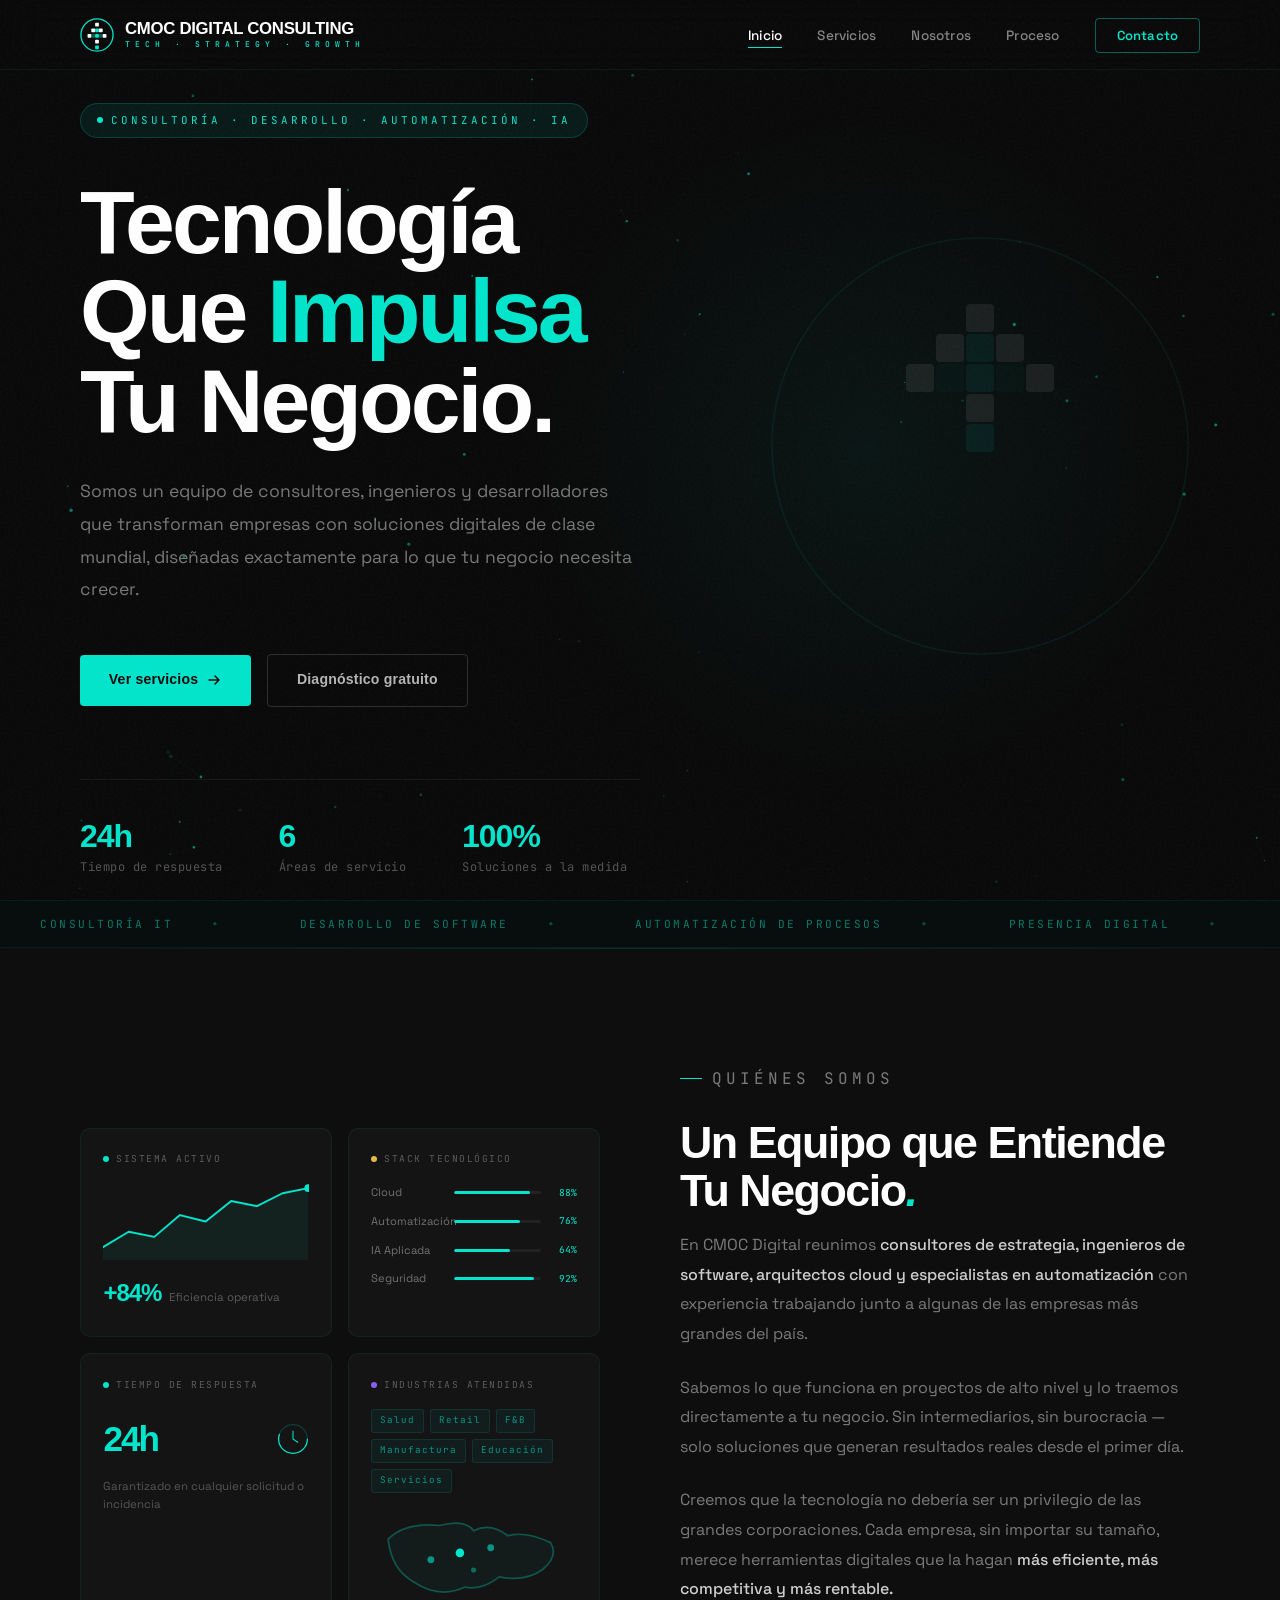
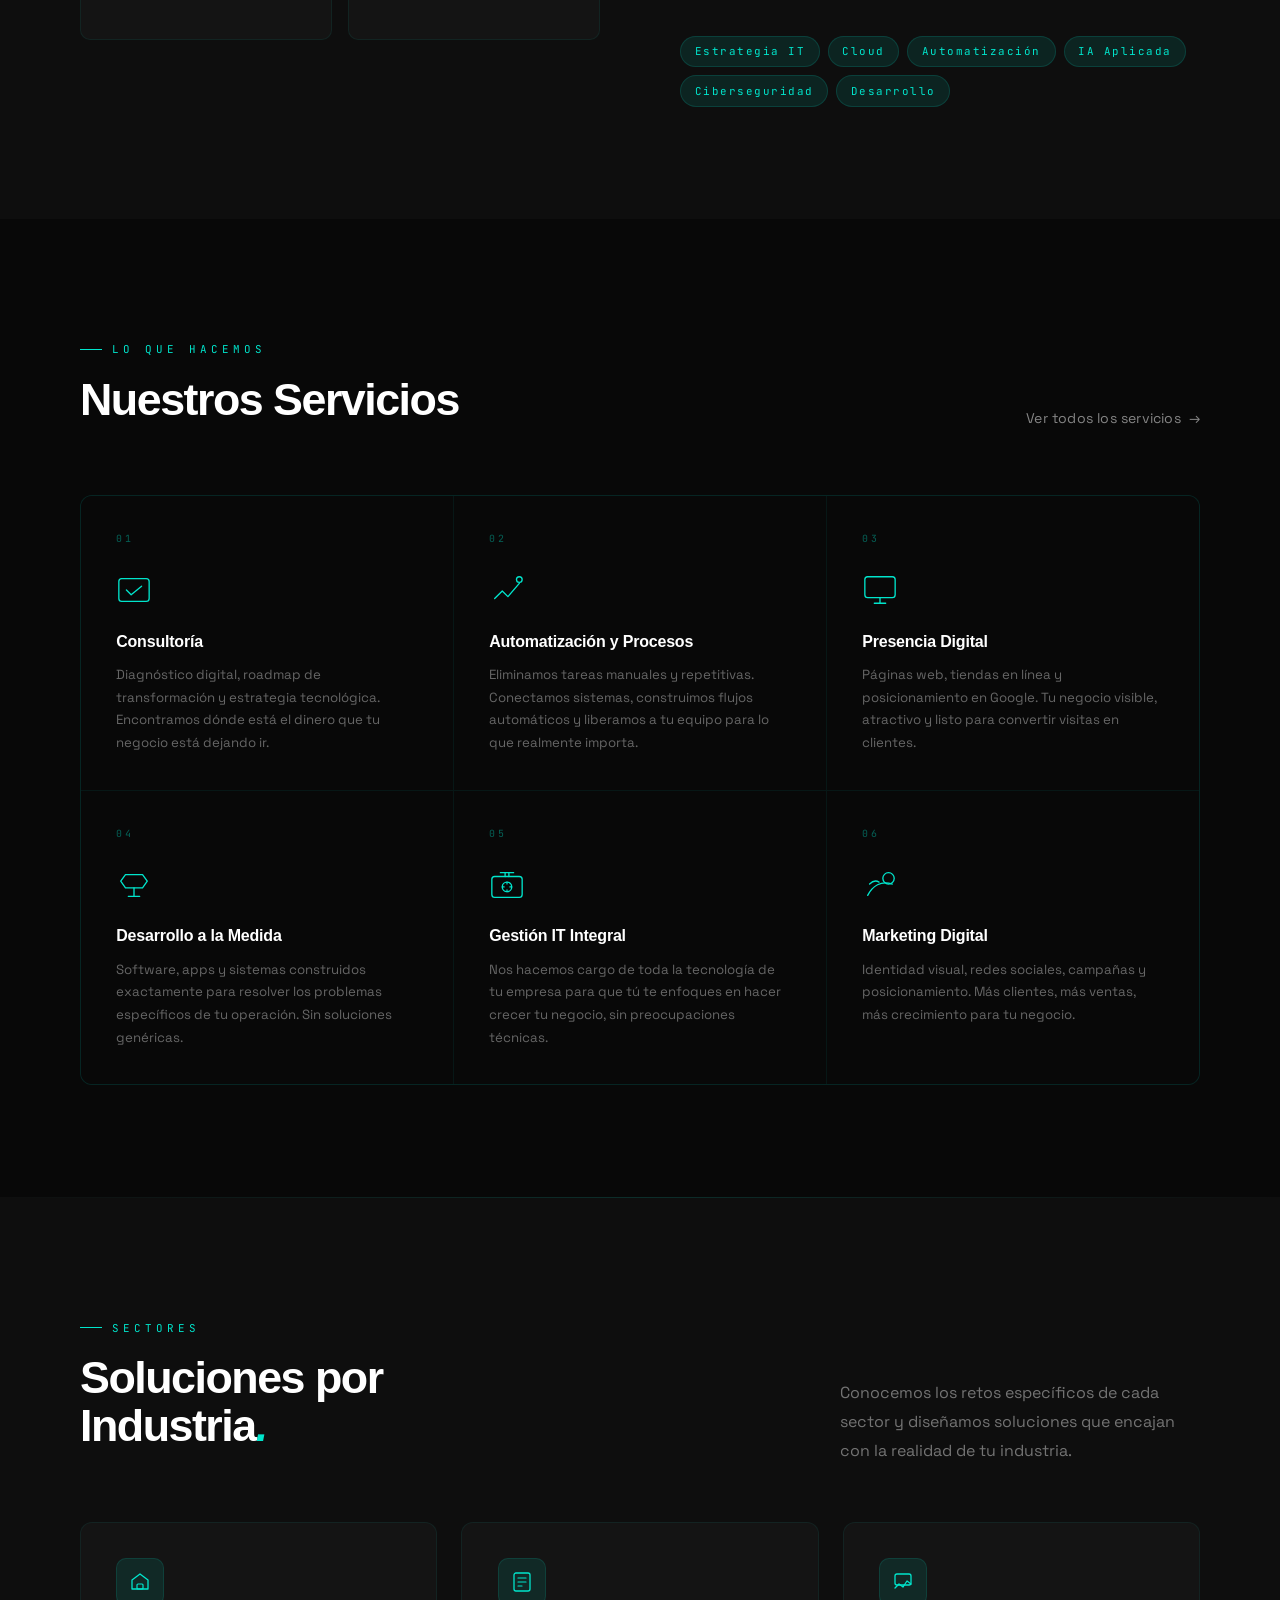
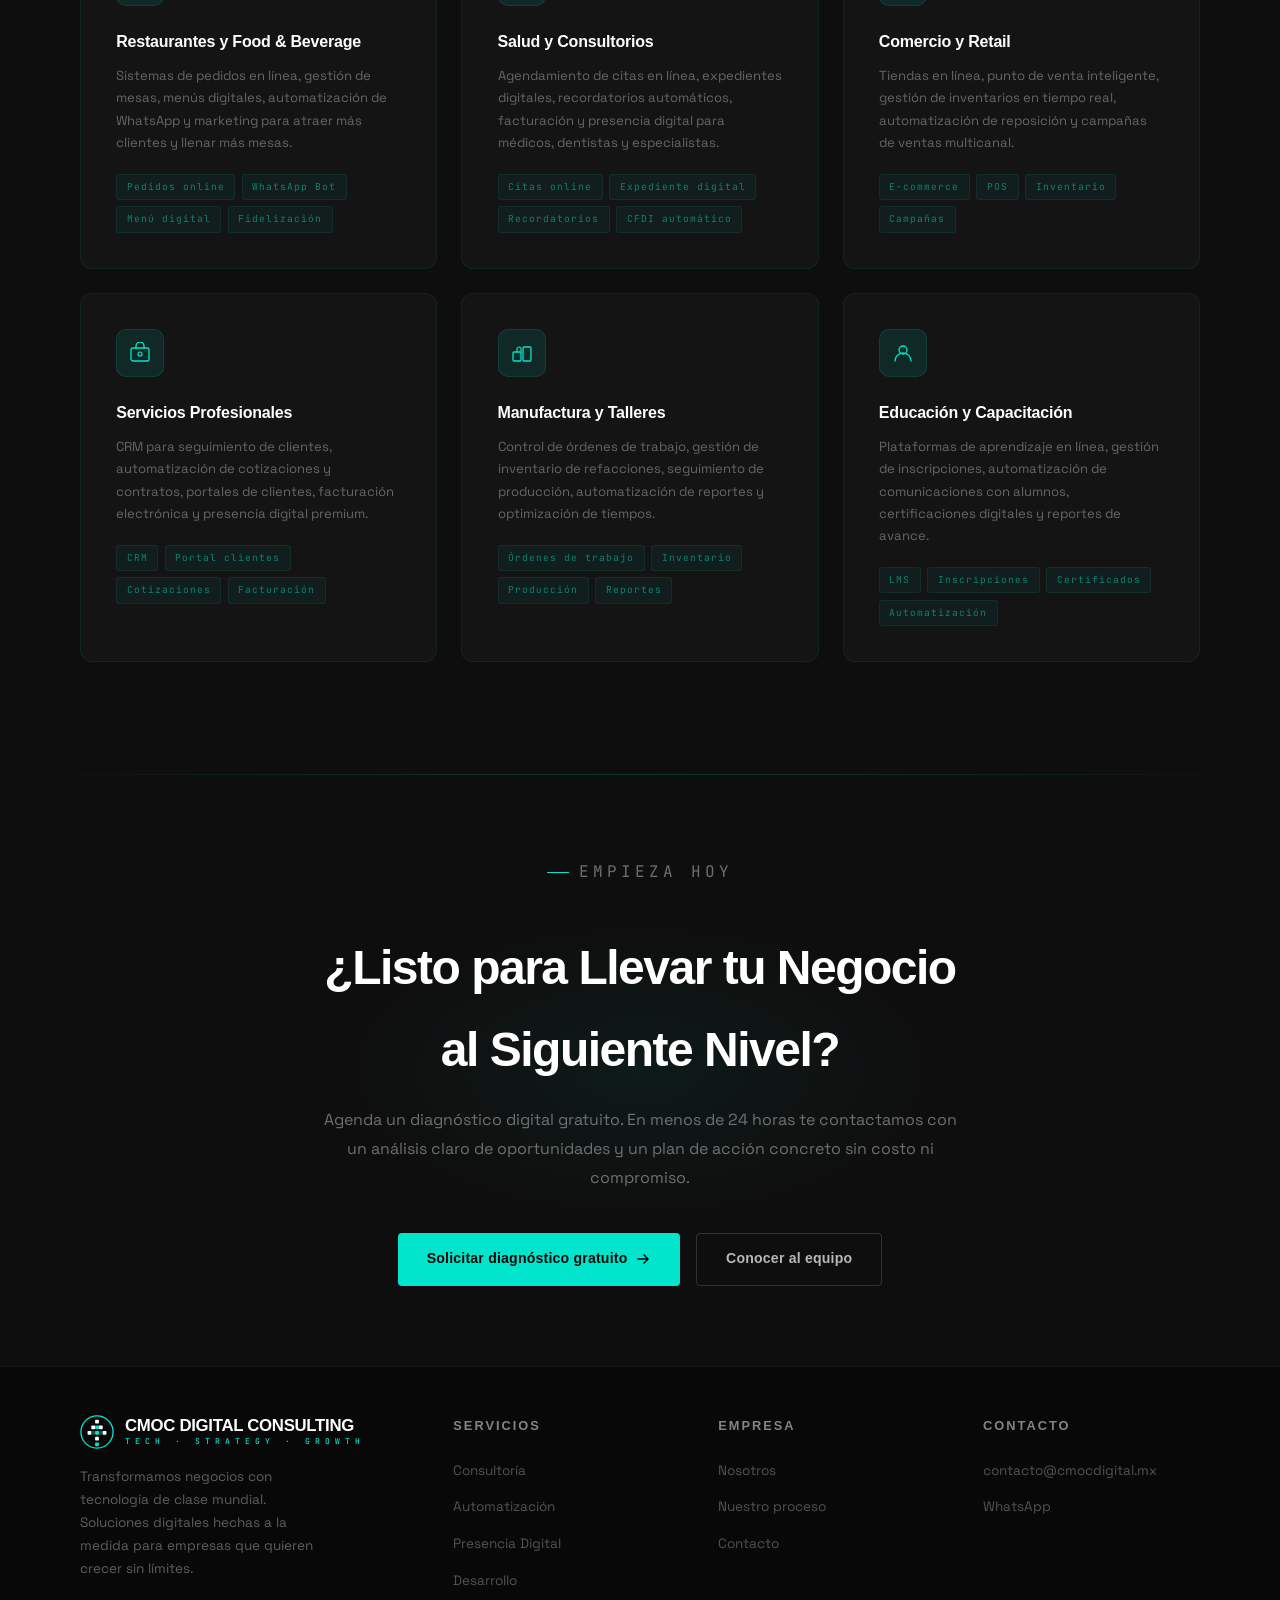
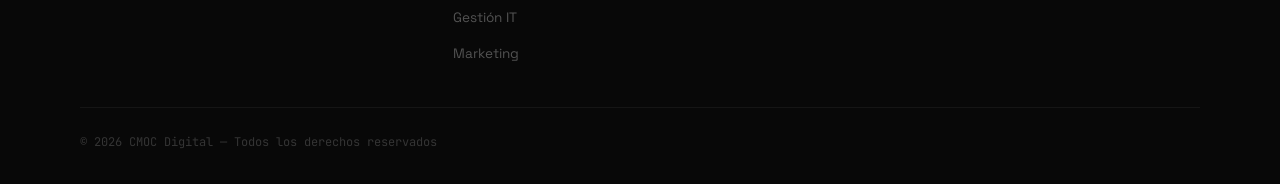
<file: index.html>
<!DOCTYPE html>
<html lang="es">
<head>
<meta charset="UTF-8"/>
<meta name="viewport" content="width=device-width, initial-scale=1.0"/>
<title>CMOC Digital Consulting — Tecnología que impulsa tu negocio</title>
<link rel="stylesheet" href="shared.css"/>
<style>
/* ── HERO ── */
#hero {
  position: relative;
  min-height: 100vh;
  display: flex;
  align-items: center;
  padding: 0 5rem;
  overflow: hidden;
}

#hero-canvas {
  position: absolute;
  inset: 0;
  width: 100%;
  height: 100%;
  z-index: 0;
}

.hero-glow {
  position: absolute;
  right: 5%;
  top: 50%;
  transform: translateY(-50%);
  width: 700px;
  height: 700px;
  background: radial-gradient(circle, rgba(0,229,204,0.055) 0%, transparent 68%);
  pointer-events: none;
  z-index: 1;
}

.hero-content {
  position: relative;
  z-index: 2;
  max-width: 800px;
  padding-top: 5rem;
}

.hero-badge {
  display: inline-flex;
  align-items: center;
  gap: 8px;
  background: rgba(0,229,204,0.08);
  border: 1px solid rgba(0,229,204,0.18);
  color: var(--teal);
  font-family: var(--font-mono);
  font-size: 0.68rem;
  letter-spacing: 3px;
  padding: 0.45rem 1rem;
  border-radius: 100px;
  margin-bottom: 2.5rem;
  text-transform: uppercase;
  animation: fadeUp 0.6s ease 0.1s both;
}

.hero-badge span {
  width: 6px; height: 6px;
  background: var(--teal);
  border-radius: 50%;
  animation: pulse 2s infinite;
}

@keyframes pulse {
  0%,100% { opacity: 1; transform: scale(1); }
  50%      { opacity: 0.4; transform: scale(0.7); }
}

.hero-title {
  font-family: var(--font-display);
  font-weight: 700;
  font-size: clamp(3.2rem, 7vw, 6rem);
  line-height: 1.0;
  letter-spacing: -3px;
  margin-bottom: 1.8rem;
  animation: fadeUp 0.7s ease 0.25s both;
}

.hero-title em {
  font-style: normal;
  color: var(--teal);
  position: relative;
}

.hero-sub {
  font-size: 1.1rem;
  color: rgba(255,255,255,0.45);
  font-weight: 400;
  max-width: 560px;
  line-height: 1.85;
  margin-bottom: 3rem;
  animation: fadeUp 0.7s ease 0.38s both;
}

.hero-actions {
  display: flex;
  gap: 1rem;
  align-items: center;
  flex-wrap: wrap;
  animation: fadeUp 0.7s ease 0.5s both;
  margin-bottom: 4.5rem;
}

.hero-stats {
  display: flex;
  gap: 3.5rem;
  padding-top: 2.5rem;
  border-top: 1px solid rgba(255,255,255,0.06);
  animation: fadeUp 0.7s ease 0.62s both;
}

.stat-num {
  font-family: var(--font-display);
  font-weight: 700;
  font-size: 2rem;
  color: var(--teal);
  letter-spacing: -1px;
  line-height: 1;
  margin-bottom: 0.3rem;
}

.stat-label {
  font-size: 0.75rem;
  color: rgba(255,255,255,0.3);
  font-family: var(--font-mono);
  letter-spacing: 0.5px;
}

/* Hero floating symbol */
.hero-symbol {
  position: absolute;
  right: 7%;
  top: 50%;
  transform: translateY(-50%);
  z-index: 2;
  opacity: 0.07;
  pointer-events: none;
  animation: floatSymbol 6s ease-in-out infinite;
}

@keyframes floatSymbol {
  0%,100% { transform: translateY(-50%) translateX(0); }
  50%      { transform: translateY(-52%) translateX(6px); }
}

@keyframes fadeUp {
  from { opacity: 0; transform: translateY(22px); }
  to   { opacity: 1; transform: translateY(0); }
}

/* ── TICKER ── */
.ticker-wrap {
  overflow: hidden;
  border-top: 1px solid rgba(0,229,204,0.08);
  border-bottom: 1px solid rgba(0,229,204,0.08);
  padding: 0.85rem 0;
  background: rgba(0,229,204,0.025);
}

.ticker-track {
  display: flex;
  white-space: nowrap;
  animation: ticker 30s linear infinite;
}

.ticker-track span {
  font-family: var(--font-mono);
  font-size: 0.7rem;
  letter-spacing: 2.5px;
  color: rgba(0,229,204,0.5);
  text-transform: uppercase;
  padding: 0 2.5rem;
  display: flex;
  align-items: center;
  gap: 2.5rem;
}

.ticker-track span::after {
  content: '◆';
  font-size: 0.4rem;
  color: rgba(0,229,204,0.3);
}

@keyframes ticker {
  from { transform: translateX(0); }
  to   { transform: translateX(-50%); }
}

/* ── INTRO CARDS ── */
#intro {
  padding: 7rem 5rem;
  background: var(--black2);
  position: relative;
}

#intro::before {
  content: '';
  position: absolute;
  top: 0; left: 0; right: 0;
  height: 1px;
  background: linear-gradient(90deg, transparent, var(--teal), transparent);
  opacity: 0.15;
}

.intro-grid {
  display: grid;
  grid-template-columns: 1fr 1fr;
  gap: 5rem;
  align-items: center;
}

.intro-visual {
  position: relative;
  display: flex;
  align-items: center;
  justify-content: center;
}



.intro-text p {
  font-size: 1rem;
  color: rgba(255,255,255,0.45);
  line-height: 1.85;
  margin-bottom: 1.5rem;
}

.intro-text p strong {
  color: rgba(255,255,255,0.8);
  font-weight: 500;
}

.intro-pills {
  display: flex;
  flex-wrap: wrap;
  gap: 0.5rem;
  margin-top: 2rem;
}

.pill {
  font-family: var(--font-mono);
  font-size: 0.68rem;
  letter-spacing: 1.5px;
  color: var(--teal);
  background: var(--teal-dim);
  border: 1px solid rgba(0,229,204,0.15);
  padding: 0.35rem 0.85rem;
  border-radius: 100px;
}

/* ── SERVICIOS PREVIEW ── */
#servicios-preview {
  padding: 7rem 5rem;
  background: var(--black);
}

.sp-header {
  display: flex;
  justify-content: space-between;
  align-items: flex-end;
  margin-bottom: 3.5rem;
  flex-wrap: wrap;
  gap: 1.5rem;
}

.sp-grid {
  display: grid;
  grid-template-columns: repeat(3, 1fr);
  grid-template-rows: repeat(2, auto);
  gap: 1px;
  background: rgba(0,229,204,0.07);
  border: 1px solid rgba(0,229,204,0.07);
  border-radius: 12px;
  overflow: hidden;
}

@media (max-width: 900px) {
  .sp-grid { grid-template-columns: repeat(2, 1fr); }
}
@media (max-width: 580px) {
  .sp-grid { grid-template-columns: 1fr; }
}

.sp-card {
  background: var(--black);
  padding: 2.2rem;
  position: relative;
  overflow: hidden;
  transition: background 0.25s;
  cursor: default;
}

.sp-card:hover { background: rgba(0,229,204,0.03); }

.sp-card::before {
  content: '';
  position: absolute;
  left: 0; top: 0; bottom: 0;
  width: 2px;
  background: var(--teal);
  transform: scaleY(0);
  transform-origin: top;
  transition: transform 0.3s;
}

.sp-card:hover::before { transform: scaleY(1); }

.sp-card-num {
  font-family: var(--font-mono);
  font-size: 0.62rem;
  letter-spacing: 3px;
  color: rgba(0,229,204,0.4);
  margin-bottom: 1.5rem;
}

.sp-card-icon {
  display: block;
  width: 36px;
  height: 36px;
  min-width: 36px;
  min-height: 36px;
  max-width: 36px;
  max-height: 36px;
  color: var(--teal);
  margin-bottom: 1.2rem;
  flex-shrink: 0;
}

.sp-card h3 {
  font-family: var(--font-display);
  font-weight: 600;
  font-size: 1rem;
  margin-bottom: 0.6rem;
  letter-spacing: -0.2px;
}

.sp-card p {
  font-size: 0.83rem;
  color: rgba(255,255,255,0.38);
  line-height: 1.7;
}

/* ── CTA BAND ── */
#cta-band {
  padding: 5rem;
  background: var(--black2);
  position: relative;
  overflow: hidden;
  text-align: center;
}

#cta-band::before {
  content: '';
  position: absolute;
  top: 0; left: 0; right: 0;
  height: 1px;
  background: linear-gradient(90deg, transparent, var(--teal), transparent);
  opacity: 0.2;
}

.cta-band-glow {
  position: absolute;
  top: 50%; left: 50%;
  transform: translate(-50%, -50%);
  width: 600px;
  height: 300px;
  background: radial-gradient(ellipse, rgba(0,229,204,0.06) 0%, transparent 70%);
  pointer-events: none;
}

.cta-band-inner {
  position: relative;
  z-index: 1;
  max-width: 640px;
  margin: 0 auto;
}

.cta-band-inner h2 {
  font-family: var(--font-display);
  font-weight: 700;
  font-size: clamp(2rem, 4vw, 3rem);
  letter-spacing: -1.5px;
  margin-bottom: 1rem;
}

.cta-band-inner p {
  color: rgba(255,255,255,0.4);
  font-size: 1rem;
  line-height: 1.8;
  margin-bottom: 2.5rem;
}


/* ── INTRO PANEL (reemplaza canvas) ── */
.intro-panel {
  display: grid;
  grid-template-columns: 1fr 1fr;
  gap: 1rem;
  width: 100%;
}

.ip-card {
  background: var(--black3);
  border: 1px solid rgba(0,229,204,0.08);
  border-radius: 10px;
  padding: 1.4rem;
  transition: border-color 0.25s;
}
.ip-card:hover { border-color: rgba(0,229,204,0.18); }

.ip-card-header {
  display: flex;
  align-items: center;
  gap: 7px;
  margin-bottom: 1rem;
}

.ip-dot {
  width: 6px; height: 6px;
  background: var(--teal);
  border-radius: 50%;
  animation: pulse-dot 2s infinite;
  flex-shrink: 0;
}
.ip-dot-amber { background: #E8B84B; }
.ip-dot-purple { background: #8B5CF6; }

@keyframes pulse-dot {
  0%,100% { opacity:1; }
  50% { opacity:0.4; }
}

.ip-label {
  font-family: var(--font-mono);
  font-size: 0.6rem;
  letter-spacing: 1.5px;
  color: rgba(255,255,255,0.3);
  text-transform: uppercase;
}

/* Card 1: chart */
.ip-chart {
  width: 100%;
  height: auto;
  display: block;
  margin-bottom: 0.8rem;
}

.ip-metric { display: flex; align-items: baseline; gap: 0.5rem; }
.ip-num {
  font-family: var(--font-display);
  font-weight: 700;
  font-size: 1.5rem;
  color: var(--teal);
  letter-spacing: -1px;
}
.ip-sublabel {
  font-size: 0.72rem;
  color: rgba(255,255,255,0.3);
}

/* Card 2: stack bars */
.ip-stack { display: flex; flex-direction: column; gap: 0.6rem; }
.ip-stack-item {
  display: grid;
  grid-template-columns: 75px 1fr 28px;
  align-items: center;
  gap: 0.5rem;
}
.ip-stack-name {
  font-size: 0.7rem;
  color: rgba(255,255,255,0.4);
  white-space: nowrap;
}
.ip-bar-wrap {
  height: 3px;
  background: rgba(255,255,255,0.06);
  border-radius: 2px;
  overflow: hidden;
}
.ip-bar {
  height: 100%;
  background: var(--teal);
  border-radius: 2px;
  animation: bar-grow 1.2s ease both;
}
@keyframes bar-grow {
  from { width: 0 !important; }
}
.ip-stack-pct {
  font-family: var(--font-mono);
  font-size: 0.6rem;
  color: var(--teal);
  text-align: right;
}

/* Card 3: big metric */
.ip-big-metric {
  display: flex;
  align-items: center;
  justify-content: space-between;
  margin-bottom: 0.6rem;
}
.ip-big-num {
  font-family: var(--font-display);
  font-weight: 700;
  font-size: 2.2rem;
  color: var(--teal);
  letter-spacing: -2px;
}
.ip-desc {
  font-size: 0.72rem;
  color: rgba(255,255,255,0.28);
  line-height: 1.5;
}

/* Card 4: sectors */
.ip-sectors {
  display: flex;
  flex-wrap: wrap;
  gap: 0.35rem;
  margin-bottom: 0.8rem;
}
.ip-sector {
  font-family: var(--font-mono);
  font-size: 0.58rem;
  letter-spacing: 1px;
  color: rgba(0,229,204,0.6);
  background: rgba(0,229,204,0.05);
  border: 1px solid rgba(0,229,204,0.1);
  padding: 0.2rem 0.5rem;
  border-radius: 3px;
}
.ip-coverage { width: 100%; }

/* ── MOBILE ── */
@media (max-width: 900px) {
  #hero { padding: 0 1.5rem; }
  .hero-symbol { display: none; }
  .hero-stats { gap: 2rem; flex-wrap: wrap; }
  #intro { padding: 4rem 1.5rem; }
  .intro-grid { grid-template-columns: 1fr; gap: 3rem; }
  #servicios-preview { padding: 4rem 1.5rem; }
  #cta-band { padding: 4rem 1.5rem; }
}

/* ── INDUSTRIAS ── */
#industrias {
  padding: 7rem 5rem;
  background: var(--black2);
  position: relative;
}
#industrias::before {
  content: '';
  position: absolute;
  top: 0; left: 0; right: 0;
  height: 1px;
  background: linear-gradient(90deg, transparent, rgba(0,229,204,0.15), transparent);
}
.ind-header {
  display: flex;
  justify-content: space-between;
  align-items: flex-end;
  margin-bottom: 3.5rem;
  flex-wrap: wrap;
  gap: 1.5rem;
}
.ind-grid {
  display: grid;
  grid-template-columns: repeat(3, 1fr);
  gap: 1.5rem;
}
@media (max-width: 900px) { .ind-grid { grid-template-columns: repeat(2, 1fr); } }
@media (max-width: 580px) { .ind-grid { grid-template-columns: 1fr; } }
.ind-card {
  position: relative;
  background: var(--black3);
  border: 1px solid rgba(0,229,204,0.07);
  border-radius: 12px;
  padding: 2.2rem;
  overflow: hidden;
  transition: border-color 0.25s, transform 0.25s;
  cursor: default;
}
.ind-card:hover {
  border-color: rgba(0,229,204,0.2);
  transform: translateY(-3px);
}
.ind-card-bg {
  position: absolute;
  inset: 0;
  opacity: 0;
  transition: opacity 0.3s;
  background: radial-gradient(ellipse at top left, rgba(0,229,204,0.05) 0%, transparent 70%);
  pointer-events: none;
}
.ind-card:hover .ind-card-bg { opacity: 1; }
.ind-icon {
  width: 48px;
  height: 48px;
  min-width: 48px;
  max-width: 48px;
  background: rgba(0,229,204,0.10);
  border: 1px solid rgba(0,229,204,0.12);
  border-radius: 10px;
  display: flex;
  align-items: center;
  justify-content: center;
  flex-shrink: 0;
  color: var(--teal);
  margin-bottom: 1.4rem;
  overflow: hidden;
}
.ind-icon svg {
  width: 22px;
  height: 22px;
  min-width: 22px;
  max-width: 22px;
  min-height: 22px;
  max-height: 22px;
  display: block;
  flex-shrink: 0;
}
.ind-card h3 {
  font-family: var(--font-display);
  font-weight: 700;
  font-size: 1rem;
  letter-spacing: -0.2px;
  margin-bottom: 0.6rem;
}
.ind-card p {
  font-size: 0.82rem;
  color: rgba(255,255,255,0.35);
  line-height: 1.7;
  margin-bottom: 1.2rem;
}
.ind-tags {
  display: flex;
  flex-wrap: wrap;
  gap: 0.4rem;
}
.ind-tag {
  font-family: var(--font-mono);
  font-size: 0.6rem;
  letter-spacing: 1px;
  color: rgba(0,229,204,0.5);
  background: rgba(0,229,204,0.05);
  border: 1px solid rgba(0,229,204,0.08);
  padding: 0.25rem 0.6rem;
  border-radius: 3px;
}
@media (max-width: 900px) { #industrias { padding: 4rem 1.5rem; } }

</style>
</head>
<body class="noise">
<div id="nav-placeholder"></div>

<!-- ═══ HERO ═══ -->
<section id="hero">
  <canvas id="hero-canvas"></canvas>
  <div class="hero-glow"></div>

  <!-- Symbol decoration -->
  <div class="hero-symbol">
    <svg width="420" height="420" viewBox="0 0 420 420" fill="none">
      <circle cx="210" cy="210" r="208" stroke="#00E5CC" stroke-width="1.5"/>
      <rect x="196" y="68"  width="28" height="28" rx="4" fill="white"/>
      <rect x="166" y="98"  width="28" height="28" rx="4" fill="white"/>
      <rect x="196" y="98"  width="28" height="28" rx="4" fill="#00E5CC"/>
      <rect x="226" y="98"  width="28" height="28" rx="4" fill="white"/>
      <rect x="136" y="128" width="28" height="28" rx="4" fill="white"/>
      <rect x="166" y="128" width="28" height="28" rx="4" fill="#00E5CC" opacity="0.35"/>
      <rect x="196" y="128" width="28" height="28" rx="4" fill="#00E5CC"/>
      <rect x="226" y="128" width="28" height="28" rx="4" fill="#00E5CC" opacity="0.35"/>
      <rect x="256" y="128" width="28" height="28" rx="4" fill="white"/>
      <rect x="196" y="158" width="28" height="28" rx="4" fill="white"/>
      <rect x="196" y="188" width="28" height="28" rx="4" fill="#00E5CC"/>
    </svg>
  </div>

  <div class="hero-content">
    <div class="hero-badge">
      <span></span>
      Consultoría · Desarrollo · Automatización · IA
    </div>
    <h1 class="hero-title">
      Tecnología<br/>Que <em>Impulsa</em><br/>Tu Negocio.
    </h1>
    <p class="hero-sub">
      Somos un equipo de consultores, ingenieros y desarrolladores que transforman empresas con soluciones digitales de clase mundial, diseñadas exactamente para lo que tu negocio necesita crecer.
    </p>
    <div class="hero-actions">
      <a href="servicios.html" class="btn btn-primary">
        Ver servicios
        <svg width="16" height="16" viewBox="0 0 16 16" fill="none"><path d="M3 8h10M9 4l4 4-4 4" stroke="currentColor" stroke-width="1.5" stroke-linecap="round" stroke-linejoin="round"/></svg>
      </a>
      <a href="contacto.html" class="btn btn-outline">Diagnóstico gratuito</a>
    </div>
    <div class="hero-stats">
      <div class="stat-item">
        <div class="stat-num">24h</div>
        <div class="stat-label">Tiempo de respuesta</div>
      </div>
      <div class="stat-item">
        <div class="stat-num">6</div>
        <div class="stat-label">Áreas de servicio</div>
      </div>
      <div class="stat-item">
        <div class="stat-num">100%</div>
        <div class="stat-label">Soluciones a la medida</div>
      </div>
    </div>
  </div>
</section>

<!-- TICKER -->
<div class="ticker-wrap">
  <div class="ticker-track">
    <span>Consultoría IT</span>
    <span>Desarrollo de software</span>
    <span>Automatización de procesos</span>
    <span>Presencia digital</span>
    <span>Marketing digital</span>
    <span>Inteligencia artificial</span>
    <span>Ciberseguridad</span>
    <span>Gestión IT</span>
    <span>Consultoría IT</span>
    <span>Desarrollo de software</span>
    <span>Automatización de procesos</span>
    <span>Presencia digital</span>
    <span>Marketing digital</span>
    <span>Inteligencia artificial</span>
    <span>Ciberseguridad</span>
    <span>Gestión IT</span>
  </div>
</div>

<!-- ═══ INTRO ═══ -->
<section id="intro">
  <div class="intro-grid">
    <div class="intro-visual reveal">
      <div class="intro-panel">
        <!-- Tarjeta 1: Proyectos activos -->
        <div class="ip-card ip-card-1">
          <div class="ip-card-header">
            <span class="ip-dot"></span>
            <span class="ip-label">Sistema activo</span>
          </div>
          <svg class="ip-chart" viewBox="0 0 160 60" fill="none">
            <polyline points="0,50 20,38 40,42 60,25 80,30 100,14 120,18 140,8 160,4"
              stroke="#00E5CC" stroke-width="1.5" fill="none" stroke-linecap="round" stroke-linejoin="round"/>
            <polyline points="0,50 20,38 40,42 60,25 80,30 100,14 120,18 140,8 160,4 160,60 0,60"
              fill="rgba(0,229,204,0.06)"/>
            <circle cx="160" cy="4" r="3" fill="#00E5CC"/>
          </svg>
          <div class="ip-metric">
            <span class="ip-num">+84%</span>
            <span class="ip-sublabel">Eficiencia operativa</span>
          </div>
        </div>

        <!-- Tarjeta 2: Stack tech -->
        <div class="ip-card ip-card-2">
          <div class="ip-card-header">
            <span class="ip-dot ip-dot-amber"></span>
            <span class="ip-label">Stack tecnológico</span>
          </div>
          <div class="ip-stack">
            <div class="ip-stack-item">
              <span class="ip-stack-name">Cloud</span>
              <div class="ip-bar-wrap"><div class="ip-bar" style="width:88%"></div></div>
              <span class="ip-stack-pct">88%</span>
            </div>
            <div class="ip-stack-item">
              <span class="ip-stack-name">Automatización</span>
              <div class="ip-bar-wrap"><div class="ip-bar" style="width:76%"></div></div>
              <span class="ip-stack-pct">76%</span>
            </div>
            <div class="ip-stack-item">
              <span class="ip-stack-name">IA Aplicada</span>
              <div class="ip-bar-wrap"><div class="ip-bar" style="width:64%"></div></div>
              <span class="ip-stack-pct">64%</span>
            </div>
            <div class="ip-stack-item">
              <span class="ip-stack-name">Seguridad</span>
              <div class="ip-bar-wrap"><div class="ip-bar" style="width:92%"></div></div>
              <span class="ip-stack-pct">92%</span>
            </div>
          </div>
        </div>

        <!-- Tarjeta 3: Respuesta -->
        <div class="ip-card ip-card-3">
          <div class="ip-card-header">
            <span class="ip-dot"></span>
            <span class="ip-label">Tiempo de respuesta</span>
          </div>
          <div class="ip-big-metric">
            <span class="ip-big-num">24h</span>
            <svg viewBox="0 0 40 40" fill="none" width="32" height="32">
              <circle cx="20" cy="20" r="18" stroke="rgba(0,229,204,0.2)" stroke-width="1.5"/>
              <circle cx="20" cy="20" r="18" stroke="#00E5CC" stroke-width="1.5"
                stroke-dasharray="90 113" stroke-dashoffset="28" stroke-linecap="round"/>
              <path d="M20 10v10l6 4" stroke="#00E5CC" stroke-width="1.3" stroke-linecap="round"/>
            </svg>
          </div>
          <p class="ip-desc">Garantizado en cualquier solicitud o incidencia</p>
        </div>

        <!-- Tarjeta 4: Sectores -->
        <div class="ip-card ip-card-4">
          <div class="ip-card-header">
            <span class="ip-dot ip-dot-purple"></span>
            <span class="ip-label">Industrias atendidas</span>
          </div>
          <div class="ip-sectors">
            <span class="ip-sector">Salud</span>
            <span class="ip-sector">Retail</span>
            <span class="ip-sector">F&amp;B</span>
            <span class="ip-sector">Manufactura</span>
            <span class="ip-sector">Educación</span>
            <span class="ip-sector">Servicios</span>
          </div>
          <div class="ip-coverage">
            <svg viewBox="0 0 120 60" fill="none" width="100%">
              <!-- Mapa simplificado México -->
              <path d="M10 20 Q20 10 40 12 Q55 8 60 15 Q70 10 80 18 Q90 15 105 22 Q110 30 100 38 Q90 45 75 42 Q65 50 55 48 Q40 55 25 45 Q12 38 10 20Z"
                stroke="rgba(0,229,204,0.3)" stroke-width="1" fill="rgba(0,229,204,0.04)"/>
              <circle cx="52" cy="28" r="2.5" fill="#00E5CC"/>
              <circle cx="35" cy="32" r="2" fill="#00E5CC" opacity="0.6"/>
              <circle cx="70" cy="25" r="2" fill="#00E5CC" opacity="0.6"/>
              <circle cx="60" cy="38" r="1.5" fill="#00E5CC" opacity="0.4"/>
            </svg>
          </div>
        </div>
      </div>
    </div>
    <div class="intro-text">
      <p class="section-label">Quiénes somos</p>
      <h2 class="section-title reveal">Un Equipo que Entiende<br/>Tu Negocio<em style="color:var(--teal)">.</em></h2>
      <p class="reveal reveal-delay-1">
        En CMOC Digital reunimos <strong>consultores de estrategia, ingenieros de software, arquitectos cloud y especialistas en automatización</strong> con experiencia trabajando junto a algunas de las empresas más grandes del país.
      </p>
      <p class="reveal reveal-delay-2">
        Sabemos lo que funciona en proyectos de alto nivel y lo traemos directamente a tu negocio. Sin intermediarios, sin burocracia — solo soluciones que generan resultados reales desde el primer día.
      </p>
      <p class="reveal reveal-delay-3">
        Creemos que la tecnología no debería ser un privilegio de las grandes corporaciones. Cada empresa, sin importar su tamaño, merece herramientas digitales que la hagan <strong>más eficiente, más competitiva y más rentable.</strong>
      </p>
      <div class="intro-pills reveal reveal-delay-4">
        <span class="pill">Estrategia IT</span>
        <span class="pill">Cloud</span>
        <span class="pill">Automatización</span>
        <span class="pill">IA Aplicada</span>
        <span class="pill">Ciberseguridad</span>
        <span class="pill">Desarrollo</span>
      </div>
    </div>
  </div>
</section>

<!-- ═══ SERVICIOS PREVIEW ═══ -->
<section id="servicios-preview">
  <div class="sp-header">
    <div>
      <p class="section-label">Lo que hacemos</p>
      <h2 class="section-title reveal">Nuestros Servicios</h2>
    </div>
    <a href="servicios.html" class="btn btn-ghost reveal">Ver todos los servicios</a>
  </div>

  <div class="sp-grid">
    <div class="sp-card reveal">
      <div class="sp-card-num">01</div>
      <svg class="sp-card-icon" viewBox="0 0 38 38" fill="none">
        <rect x="3" y="7" width="32" height="24" rx="3" stroke="currentColor" stroke-width="1.4"/>
        <path d="M11 19l5 5 11-9" stroke="currentColor" stroke-width="1.4" stroke-linecap="round" stroke-linejoin="round"/>
      </svg>
      <h3>Consultoría</h3>
      <p>Diagnóstico digital, roadmap de transformación y estrategia tecnológica. Encontramos dónde está el dinero que tu negocio está dejando ir.</p>
    </div>
    <div class="sp-card reveal reveal-delay-1">
      <div class="sp-card-num">02</div>
      <svg class="sp-card-icon" viewBox="0 0 38 38" fill="none">
        <path d="M6 28l8-8 6 6 12-14" stroke="currentColor" stroke-width="1.4" stroke-linecap="round" stroke-linejoin="round"/>
        <circle cx="32" cy="8" r="3" stroke="currentColor" stroke-width="1.4"/>
      </svg>
      <h3>Automatización y Procesos</h3>
      <p>Eliminamos tareas manuales y repetitivas. Conectamos sistemas, construimos flujos automáticos y liberamos a tu equipo para lo que realmente importa.</p>
    </div>
    <div class="sp-card reveal reveal-delay-2">
      <div class="sp-card-num">03</div>
      <svg class="sp-card-icon" viewBox="0 0 38 38" fill="none">
        <rect x="3" y="5" width="32" height="22" rx="3" stroke="currentColor" stroke-width="1.4"/>
        <path d="M13 33h12M19 27v6" stroke="currentColor" stroke-width="1.4" stroke-linecap="round"/>
      </svg>
      <h3>Presencia Digital</h3>
      <p>Páginas web, tiendas en línea y posicionamiento en Google. Tu negocio visible, atractivo y listo para convertir visitas en clientes.</p>
    </div>
    <div class="sp-card reveal reveal-delay-1">
      <div class="sp-card-num">04</div>
      <svg class="sp-card-icon" viewBox="0 0 38 38" fill="none">
        <path d="M10 8h18l5 7-5 7H10l-5-7 5-7z" stroke="currentColor" stroke-width="1.4" stroke-linejoin="round"/>
        <path d="M19 22v9M13 31h12" stroke="currentColor" stroke-width="1.4" stroke-linecap="round"/>
      </svg>
      <h3>Desarrollo a la Medida</h3>
      <p>Software, apps y sistemas construidos exactamente para resolver los problemas específicos de tu operación. Sin soluciones genéricas.</p>
    </div>
    <div class="sp-card reveal reveal-delay-2">
      <div class="sp-card-num">05</div>
      <svg class="sp-card-icon" viewBox="0 0 38 38" fill="none">
        <rect x="3" y="10" width="32" height="22" rx="3" stroke="currentColor" stroke-width="1.4"/>
        <path d="M12 6h14M17 6v4M21 6v4" stroke="currentColor" stroke-width="1.4" stroke-linecap="round"/>
        <circle cx="19" cy="21" r="5" stroke="currentColor" stroke-width="1.4"/>
        <path d="M19 16v2M19 24v2M14 21h2M22 21h2" stroke="currentColor" stroke-width="1.2" stroke-linecap="round"/>
      </svg>
      <h3>Gestión IT Integral</h3>
      <p>Nos hacemos cargo de toda la tecnología de tu empresa para que tú te enfoques en hacer crecer tu negocio, sin preocupaciones técnicas.</p>
    </div>
    <div class="sp-card reveal reveal-delay-3">
      <div class="sp-card-num">06</div>
      <svg class="sp-card-icon" viewBox="0 0 38 38" fill="none">
        <path d="M6 30c5-10 14-16 26-12" stroke="currentColor" stroke-width="1.4" stroke-linecap="round"/>
        <circle cx="28" cy="12" r="6" stroke="currentColor" stroke-width="1.4"/>
        <path d="M8 18c3-3 7-4 10-2" stroke="currentColor" stroke-width="1.4" stroke-linecap="round"/>
      </svg>
      <h3>Marketing Digital</h3>
      <p>Identidad visual, redes sociales, campañas y posicionamiento. Más clientes, más ventas, más crecimiento para tu negocio.</p>
    </div>
  </div>
</section>

<!-- ═══ INDUSTRIAS ═══ -->
<section id="industrias">
  <div class="ind-header">
    <div>
      <p class="section-label">Sectores</p>
      <h2 class="section-title reveal">Soluciones por<br/>Industria<em style="color:var(--teal)">.</em></h2>
    </div>
    <p class="section-sub reveal" style="max-width:360px;">Conocemos los retos específicos de cada sector y diseñamos soluciones que encajan con la realidad de tu industria.</p>
  </div>
  <div class="ind-grid">

    <div class="ind-card reveal">
      <div class="ind-card-bg"></div>
      <div class="ind-icon">
        <svg width="22" height="22" viewBox="0 0 22 22" fill="none">
          <path d="M3 18V9l8-6 8 6v9H3z" stroke="currentColor" stroke-width="1.3" stroke-linejoin="round"/>
          <rect x="8" y="13" width="6" height="5" rx="1" stroke="currentColor" stroke-width="1.2"/>
        </svg>
      </div>
      <h3>Restaurantes y Food &amp; Beverage</h3>
      <p>Sistemas de pedidos en línea, gestión de mesas, menús digitales, automatización de WhatsApp y marketing para atraer más clientes y llenar más mesas.</p>
      <div class="ind-tags">
        <span class="ind-tag">Pedidos online</span>
        <span class="ind-tag">WhatsApp Bot</span>
        <span class="ind-tag">Menú digital</span>
        <span class="ind-tag">Fidelización</span>
      </div>
    </div>

    <div class="ind-card reveal reveal-delay-1">
      <div class="ind-card-bg"></div>
      <div class="ind-icon">
        <svg width="22" height="22" viewBox="0 0 22 22" fill="none">
          <rect x="3" y="2" width="16" height="18" rx="2" stroke="currentColor" stroke-width="1.3"/>
          <path d="M7 7h8M7 11h8M7 15h4" stroke="currentColor" stroke-width="1.2" stroke-linecap="round"/>
        </svg>
      </div>
      <h3>Salud y Consultorios</h3>
      <p>Agendamiento de citas en línea, expedientes digitales, recordatorios automáticos, facturación y presencia digital para médicos, dentistas y especialistas.</p>
      <div class="ind-tags">
        <span class="ind-tag">Citas online</span>
        <span class="ind-tag">Expediente digital</span>
        <span class="ind-tag">Recordatorios</span>
        <span class="ind-tag">CFDI automático</span>
      </div>
    </div>

    <div class="ind-card reveal reveal-delay-2">
      <div class="ind-card-bg"></div>
      <div class="ind-icon">
        <svg width="22" height="22" viewBox="0 0 22 22" fill="none">
          <path d="M3 17l4-4 4 3 4-6 4 3" stroke="currentColor" stroke-width="1.3" stroke-linecap="round" stroke-linejoin="round"/>
          <rect x="3" y="3" width="16" height="11" rx="2" stroke="currentColor" stroke-width="1.3"/>
        </svg>
      </div>
      <h3>Comercio y Retail</h3>
      <p>Tiendas en línea, punto de venta inteligente, gestión de inventarios en tiempo real, automatización de reposición y campañas de ventas multicanal.</p>
      <div class="ind-tags">
        <span class="ind-tag">E-commerce</span>
        <span class="ind-tag">POS</span>
        <span class="ind-tag">Inventario</span>
        <span class="ind-tag">Campañas</span>
      </div>
    </div>

    <div class="ind-card reveal">
      <div class="ind-card-bg"></div>
      <div class="ind-icon">
        <svg width="22" height="22" viewBox="0 0 22 22" fill="none">
          <rect x="2" y="6" width="18" height="13" rx="2" stroke="currentColor" stroke-width="1.3"/>
          <path d="M7 6V4a4 4 0 018 0v2" stroke="currentColor" stroke-width="1.3" stroke-linecap="round"/>
          <circle cx="11" cy="12" r="2" stroke="currentColor" stroke-width="1.2"/>
        </svg>
      </div>
      <h3>Servicios Profesionales</h3>
      <p>CRM para seguimiento de clientes, automatización de cotizaciones y contratos, portales de clientes, facturación electrónica y presencia digital premium.</p>
      <div class="ind-tags">
        <span class="ind-tag">CRM</span>
        <span class="ind-tag">Portal clientes</span>
        <span class="ind-tag">Cotizaciones</span>
        <span class="ind-tag">Facturación</span>
      </div>
    </div>

    <div class="ind-card reveal reveal-delay-1">
      <div class="ind-card-bg"></div>
      <div class="ind-icon">
        <svg width="22" height="22" viewBox="0 0 22 22" fill="none">
          <rect x="2" y="10" width="8" height="9" rx="1" stroke="currentColor" stroke-width="1.3"/>
          <rect x="12" y="5" width="8" height="14" rx="1" stroke="currentColor" stroke-width="1.3"/>
          <path d="M6 10V7a2 2 0 014 0v3" stroke="currentColor" stroke-width="1.2" stroke-linecap="round"/>
        </svg>
      </div>
      <h3>Manufactura y Talleres</h3>
      <p>Control de órdenes de trabajo, gestión de inventario de refacciones, seguimiento de producción, automatización de reportes y optimización de tiempos.</p>
      <div class="ind-tags">
        <span class="ind-tag">Órdenes de trabajo</span>
        <span class="ind-tag">Inventario</span>
        <span class="ind-tag">Producción</span>
        <span class="ind-tag">Reportes</span>
      </div>
    </div>

    <div class="ind-card reveal reveal-delay-2">
      <div class="ind-card-bg"></div>
      <div class="ind-icon">
        <svg width="22" height="22" viewBox="0 0 22 22" fill="none">
          <circle cx="11" cy="8" r="4" stroke="currentColor" stroke-width="1.3"/>
          <path d="M3 19c0-4.4 3.6-8 8-8s8 3.6 8 8" stroke="currentColor" stroke-width="1.3" stroke-linecap="round"/>
        </svg>
      </div>
      <h3>Educación y Capacitación</h3>
      <p>Plataformas de aprendizaje en línea, gestión de inscripciones, automatización de comunicaciones con alumnos, certificaciones digitales y reportes de avance.</p>
      <div class="ind-tags">
        <span class="ind-tag">LMS</span>
        <span class="ind-tag">Inscripciones</span>
        <span class="ind-tag">Certificados</span>
        <span class="ind-tag">Automatización</span>
      </div>
    </div>

  </div>
</section>

<!-- ═══ CTA BAND ═══ -->
<section id="cta-band">
  <div class="cta-band-glow"></div>
  <div class="cta-band-inner">
    <p class="section-label" style="justify-content:center;" class="reveal">Empieza hoy</p>
    <h2 class="reveal">¿Listo para Llevar tu Negocio al Siguiente Nivel?</h2>
    <p class="reveal reveal-delay-1">
      Agenda un diagnóstico digital gratuito. En menos de 24 horas te contactamos con un análisis claro de oportunidades y un plan de acción concreto sin costo ni compromiso.
    </p>
    <div class="reveal reveal-delay-2" style="display:flex; gap:1rem; justify-content:center; flex-wrap:wrap;">
      <a href="contacto.html" class="btn btn-primary">
        Solicitar diagnóstico gratuito
        <svg width="16" height="16" viewBox="0 0 16 16" fill="none"><path d="M3 8h10M9 4l4 4-4 4" stroke="currentColor" stroke-width="1.5" stroke-linecap="round" stroke-linejoin="round"/></svg>
      </a>
      <a href="nosotros.html" class="btn btn-outline">Conocer al equipo</a>
    </div>
  </div>
</section>

<div id="footer-placeholder"></div>

<script src="shared.js"></script>
<script>
  injectNav('index.html');
  injectFooter();
  initParticleBg('hero-canvas');
</script>
</body>
</html>
</file>
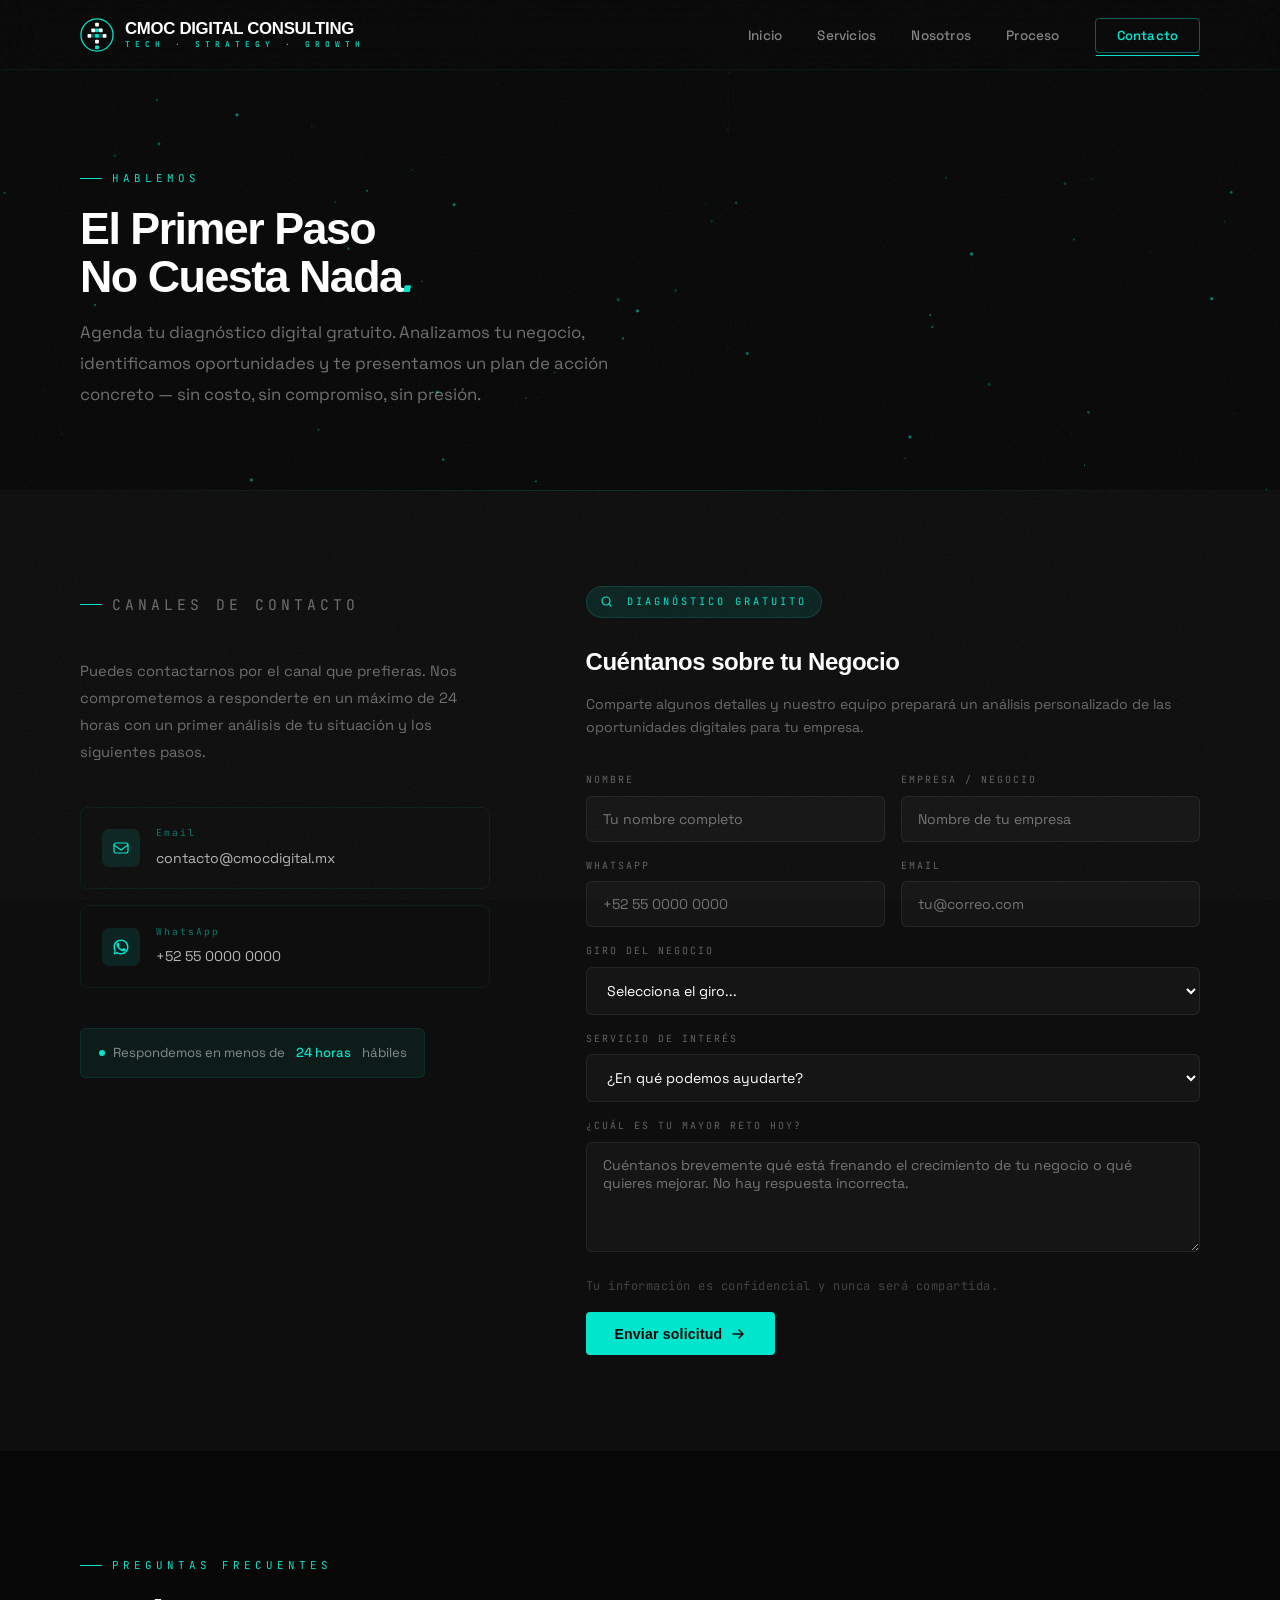
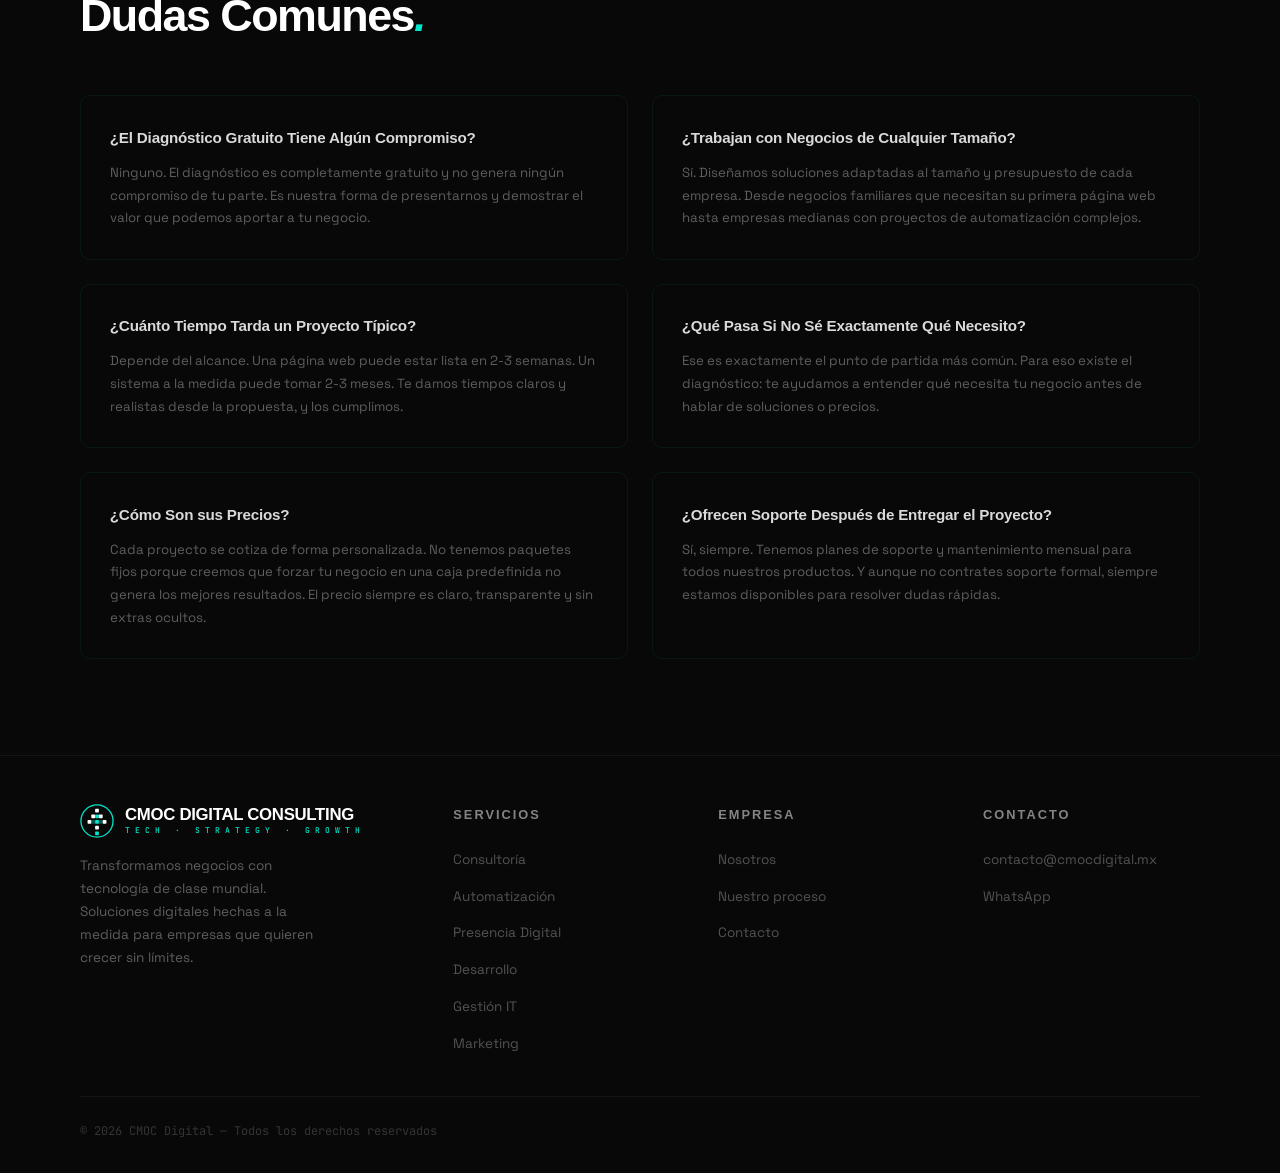
<file: contacto.html>
<!DOCTYPE html>
<html lang="es">
<head>
<meta charset="UTF-8"/>
<meta name="viewport" content="width=device-width, initial-scale=1.0"/>
<title>Contacto — CMOC Digital Consulting</title>
<link rel="stylesheet" href="shared.css"/>
<style>
.page-hero {
  padding: 10rem 5rem 5rem;
  position: relative;
  overflow: hidden;
}
#cont-canvas { position: absolute; inset: 0; width: 100%; height: 100%; }
.page-hero-inner { position: relative; z-index: 1; max-width: 700px; }
.lead { font-size: 1.05rem; color: rgba(255,255,255,0.42); line-height: 1.85; max-width: 600px; margin-top: 1rem; }
@keyframes fadeUp {
  from { opacity: 0; transform: translateY(18px); }
  to   { opacity: 1; transform: translateY(0); }
}
.page-hero-inner > * { opacity: 0; }
.page-hero-inner .section-label { animation: fadeUp 0.5s ease 0.1s both; }
.page-hero-inner h1            { animation: fadeUp 0.6s ease 0.2s both; }
.page-hero-inner .lead         { animation: fadeUp 0.6s ease 0.35s both; }

/* CONTACT SECTION */
#contact-main {
  padding: 6rem 5rem;
  background: var(--black2);
  position: relative;
}
#contact-main::before {
  content: '';
  position: absolute; top: 0; left: 0; right: 0;
  height: 1px;
  background: linear-gradient(90deg, transparent, rgba(0,229,204,0.15), transparent);
}

.contact-grid {
  display: grid;
  grid-template-columns: 1fr 1.5fr;
  gap: 6rem;
  align-items: start;
}

/* LEFT SIDE */
.contact-info {}
.contact-info p {
  font-size: 0.92rem;
  color: rgba(255,255,255,0.4);
  line-height: 1.85;
  margin-bottom: 2.5rem;
}

.contact-channels {
  display: flex;
  flex-direction: column;
  gap: 1rem;
  margin-bottom: 2.5rem;
}

.contact-channel {
  display: flex;
  align-items: center;
  gap: 1rem;
  padding: 1.1rem 1.3rem;
  border: 1px solid rgba(0,229,204,0.08);
  border-radius: 8px;
  text-decoration: none;
  color: inherit;
  transition: border-color 0.2s, background 0.2s;
}

.contact-channel:hover {
  border-color: rgba(0,229,204,0.2);
  background: rgba(0,229,204,0.04);
}

.ch-icon {
  width: 38px; height: 38px;
  background: var(--teal-dim);
  border-radius: 7px;
  display: flex; align-items: center; justify-content: center;
  color: var(--teal);
  flex-shrink: 0;
}
.ch-icon svg { width: 18px; height: 18px; }

.ch-text {}
.ch-text small {
  display: block;
  font-family: var(--font-mono);
  font-size: 0.6rem;
  letter-spacing: 2px;
  color: rgba(0,229,204,0.5);
  margin-bottom: 2px;
}
.ch-text span {
  font-size: 0.88rem;
  color: rgba(255,255,255,0.7);
}

.response-badge {
  display: inline-flex;
  align-items: center;
  gap: 8px;
  background: rgba(0,229,204,0.06);
  border: 1px solid rgba(0,229,204,0.1);
  border-radius: 6px;
  padding: 0.8rem 1.1rem;
  font-size: 0.82rem;
  color: rgba(255,255,255,0.5);
}
.response-badge strong { color: var(--teal); font-weight: 500; }
.rb-dot { width: 6px; height: 6px; background: var(--teal); border-radius: 50%; animation: pulse 2s infinite; }
@keyframes pulse { 0%,100%{ opacity:1;transform:scale(1); } 50%{ opacity:0.4;transform:scale(0.7); } }

/* FORM */
.contact-form {}
.form-badge {
  display: inline-flex;
  align-items: center;
  gap: 8px;
  background: var(--teal-dim);
  border: 1px solid rgba(0,229,204,0.15);
  color: var(--teal);
  font-family: var(--font-mono);
  font-size: 0.65rem;
  letter-spacing: 3px;
  padding: 0.4rem 0.9rem;
  border-radius: 100px;
  margin-bottom: 1.5rem;
  text-transform: uppercase;
}

.contact-form h3 {
  font-family: var(--font-display);
  font-weight: 700;
  font-size: 1.5rem;
  letter-spacing: -0.5px;
  margin-bottom: 0.6rem;
}

.contact-form > p {
  font-size: 0.88rem;
  color: rgba(255,255,255,0.38);
  margin-bottom: 2rem;
  line-height: 1.7;
}

.form-fields {
  display: flex;
  flex-direction: column;
  gap: 1rem;
}

.frow {
  display: grid;
  grid-template-columns: 1fr 1fr;
  gap: 1rem;
}

.fg {
  display: flex;
  flex-direction: column;
  gap: 0.4rem;
}

.fg label {
  font-family: var(--font-mono);
  font-size: 0.62rem;
  letter-spacing: 2px;
  color: rgba(255,255,255,0.35);
  text-transform: uppercase;
}

.fg input,
.fg select,
.fg textarea {
  background: rgba(255,255,255,0.03);
  border: 1px solid rgba(255,255,255,0.07);
  border-radius: 6px;
  padding: 0.82rem 1rem;
  color: #fff;
  font-family: var(--font-body);
  font-size: 0.88rem;
  outline: none;
  transition: border-color 0.2s;
  width: 100%;
}

.fg input:focus,
.fg select:focus,
.fg textarea:focus { border-color: rgba(0,229,204,0.35); }
.fg select option { background: #111; }
.fg textarea { resize: vertical; min-height: 110px; }

.form-foot {
  display: flex;
  justify-content: space-between;
  align-items: center;
  gap: 1rem;
  flex-wrap: wrap;
  margin-top: 0.5rem;
}

.form-foot small {
  font-size: 0.75rem;
  color: rgba(255,255,255,0.22);
  font-family: var(--font-mono);
  letter-spacing: 0.5px;
}

/* SUCCESS */
.form-success {
  display: none;
  text-align: center;
  padding: 3rem 2rem;
  border: 1px solid rgba(0,229,204,0.15);
  border-radius: 10px;
  background: rgba(0,229,204,0.04);
}
.form-success.show { display: block; }
.form-success svg { color: var(--teal); width: 40px; height: 40px; margin: 0 auto 1rem; }
.form-success h4 { font-family: var(--font-display); font-weight: 700; font-size: 1.3rem; margin-bottom: 0.5rem; }
.form-success p  { font-size: 0.88rem; color: rgba(255,255,255,0.4); }

/* FAQ */
#faq {
  padding: 6rem 5rem;
  background: var(--black);
}
.faq-grid {
  display: grid;
  grid-template-columns: 1fr 1fr;
  gap: 1.5rem;
  margin-top: 3.5rem;
}
.faq-item {
  padding: 1.8rem;
  border: 1px solid rgba(0,229,204,0.07);
  border-radius: 10px;
  transition: border-color 0.2s, background 0.2s;
  cursor: pointer;
}
.faq-item:hover { border-color: rgba(0,229,204,0.15); background: rgba(0,229,204,0.02); }
.faq-item h4 {
  font-family: var(--font-display);
  font-weight: 600;
  font-size: 0.95rem;
  margin-bottom: 0.7rem;
  letter-spacing: -0.2px;
  color: rgba(255,255,255,0.85);
}
.faq-item p { font-size: 0.83rem; color: rgba(255,255,255,0.35); line-height: 1.7; }

@media (max-width: 1000px) {
  .page-hero, #contact-main, #faq { padding: 5rem 1.5rem; }
  .contact-grid { grid-template-columns: 1fr; gap: 3rem; }
  .faq-grid { grid-template-columns: 1fr; }
  .frow { grid-template-columns: 1fr; }
}
</style>
</head>
<body class="noise">
<div id="nav-placeholder"></div>

<div class="page-hero">
  <canvas id="cont-canvas"></canvas>
  <div class="page-hero-inner">
    <p class="section-label">Hablemos</p>
    <h1 class="section-title">El Primer Paso<br/>No Cuesta Nada<em style="color:var(--teal)">.</em></h1>
    <p class="lead">
      Agenda tu diagnóstico digital gratuito. Analizamos tu negocio, identificamos oportunidades y te presentamos un plan de acción concreto — sin costo, sin compromiso, sin presión.
    </p>
  </div>
</div>

<section id="contact-main">
  <div class="contact-grid">

    <div class="contact-info reveal">
      <p class="section-label">Canales de contacto</p>
      <p>
        Puedes contactarnos por el canal que prefieras. Nos comprometemos a responderte en un máximo de 24 horas con un primer análisis de tu situación y los siguientes pasos.
      </p>

      <div class="contact-channels">
        <a href="mailto:contacto@cmocdigital.mx" class="contact-channel">
          <div class="ch-icon">
            <svg viewBox="0 0 18 18" fill="none"><rect x="2" y="4" width="14" height="10" rx="2" stroke="currentColor" stroke-width="1.2"/><path d="M2 6l7 5 7-5" stroke="currentColor" stroke-width="1.2" stroke-linecap="round"/></svg>
          </div>
          <div class="ch-text">
            <small>Email</small>
            <span>contacto@cmocdigital.mx</span>
          </div>
        </a>
        <a href="https://wa.me/5215523539636" target="_blank" class="contact-channel">
          <div class="ch-icon">
            <svg viewBox="0 0 18 18" fill="currentColor"><path d="M13.1 10.8c-.2-.1-1.3-.65-1.5-.72-.2-.07-.35-.1-.5.1-.15.22-.57.72-.7.87-.13.15-.26.17-.48.06-.22-.1-.94-.35-1.79-1.1-.66-.6-1.1-1.33-1.23-1.55-.13-.22-.01-.34.1-.45.1-.1.22-.26.33-.39.11-.13.15-.22.22-.37.07-.15.04-.28-.02-.39-.06-.1-.5-1.21-.69-1.65-.18-.43-.37-.37-.5-.38h-.43c-.15 0-.39.06-.6.28-.2.22-.78.76-.78 1.86s.8 2.16.91 2.31c.11.15 1.58 2.41 3.83 3.38.54.23.96.37 1.28.47.54.17 1.03.15 1.42.09.43-.07 1.33-.54 1.52-1.07.19-.52.19-.97.13-1.07-.06-.1-.2-.16-.43-.27z"/><path d="M9 1.5C4.86 1.5 1.5 4.86 1.5 9c0 1.33.36 2.58.98 3.66L1.5 16.5l3.94-.96A7.46 7.46 0 009 16.5c4.14 0 7.5-3.36 7.5-7.5S13.14 1.5 9 1.5zm0 13.5c-1.18 0-2.3-.32-3.25-.87l-.23-.14-2.34.57.6-2.28-.15-.24A6 6 0 013 9c0-3.31 2.69-6 6-6s6 2.69 6 6-2.69 6-6 6z"/></svg>
          </div>
          <div class="ch-text">
            <small>WhatsApp</small>
            <span>+52 55 0000 0000</span>
          </div>
        </a>
      </div>

      <div class="response-badge">
        <div class="rb-dot"></div>
        Respondemos en menos de <strong>&nbsp;24 horas&nbsp;</strong> hábiles
      </div>
    </div>

    <div class="contact-form reveal reveal-delay-1">
      <div class="form-badge"><svg width="12" height="12" viewBox="0 0 12 12" fill="none" style="display:inline;vertical-align:middle;margin-right:6px"><circle cx="5" cy="5" r="4" stroke="currentColor" stroke-width="1.2"/><path d="M8 8l2 2" stroke="currentColor" stroke-width="1.2" stroke-linecap="round"/></svg>Diagnóstico Gratuito</div>
      <h3>Cuéntanos sobre tu Negocio</h3>
      <p>Comparte algunos detalles y nuestro equipo preparará un análisis personalizado de las oportunidades digitales para tu empresa.</p>

      <form class="form-fields" id="contact-form" onsubmit="handleSubmit(event)">
        <div class="frow">
          <div class="fg">
            <label>Nombre</label>
            <input type="text" placeholder="Tu nombre completo" required/>
          </div>
          <div class="fg">
            <label>Empresa / Negocio</label>
            <input type="text" placeholder="Nombre de tu empresa" required/>
          </div>
        </div>
        <div class="frow">
          <div class="fg">
            <label>WhatsApp</label>
            <input type="tel" placeholder="+52 55 0000 0000"/>
          </div>
          <div class="fg">
            <label>Email</label>
            <input type="email" placeholder="tu@correo.com" required/>
          </div>
        </div>
        <div class="fg">
          <label>Giro del negocio</label>
          <select>
            <option value="">Selecciona el giro...</option>
            <option>Restaurante / Alimentos y bebidas</option>
            <option>Consultorio / Salud</option>
            <option>Comercio / Retail</option>
            <option>Servicios profesionales</option>
            <option>Manufactura / Taller</option>
            <option>Educación</option>
            <option>Tecnología</option>
            <option>Otro</option>
          </select>
        </div>
        <div class="fg">
          <label>Servicio de interés</label>
          <select>
            <option value="">¿En qué podemos ayudarte?</option>
            <option>Consultoría estratégica</option>
            <option>Automatización de procesos</option>
            <option>Página web o tienda en línea</option>
            <option>Desarrollo de software a la medida</option>
            <option>Gestión IT integral</option>
            <option>Marketing digital</option>
            <option>No sé, necesito orientación</option>
          </select>
        </div>
        <div class="fg">
          <label>¿Cuál es tu mayor reto hoy?</label>
          <textarea placeholder="Cuéntanos brevemente qué está frenando el crecimiento de tu negocio o qué quieres mejorar. No hay respuesta incorrecta."></textarea>
        </div>
        <div class="form-foot">
          <small>Tu información es confidencial y nunca será compartida.</small>
          <button type="submit" class="btn btn-primary">
            Enviar solicitud
            <svg width="16" height="16" viewBox="0 0 16 16" fill="none"><path d="M3 8h10M9 4l4 4-4 4" stroke="currentColor" stroke-width="1.5" stroke-linecap="round" stroke-linejoin="round"/></svg>
          </button>
        </div>
      </form>

      <div class="form-success" id="form-success">
        <svg viewBox="0 0 40 40" fill="none">
          <circle cx="20" cy="20" r="18" stroke="currentColor" stroke-width="1.5"/>
          <path d="M12 20l6 6 10-12" stroke="currentColor" stroke-width="1.5" stroke-linecap="round" stroke-linejoin="round"/>
        </svg>
        <h4>¡Recibimos tu Mensaje!</h4>
        <p>Nuestro equipo revisará tu solicitud y te contactará en un máximo de 24 horas con un análisis preliminar y los próximos pasos.</p>
      </div>
    </div>

  </div>
</section>

<!-- FAQ -->
<section id="faq">
  <p class="section-label reveal">Preguntas frecuentes</p>
  <h2 class="section-title reveal">Dudas Comunes<em style="color:var(--teal)">.</em></h2>
  <div class="faq-grid">
    <div class="faq-item reveal">
      <h4>¿El Diagnóstico Gratuito Tiene Algún Compromiso?</h4>
      <p>Ninguno. El diagnóstico es completamente gratuito y no genera ningún compromiso de tu parte. Es nuestra forma de presentarnos y demostrar el valor que podemos aportar a tu negocio.</p>
    </div>
    <div class="faq-item reveal reveal-delay-1">
      <h4>¿Trabajan con Negocios de Cualquier Tamaño?</h4>
      <p>Sí. Diseñamos soluciones adaptadas al tamaño y presupuesto de cada empresa. Desde negocios familiares que necesitan su primera página web hasta empresas medianas con proyectos de automatización complejos.</p>
    </div>
    <div class="faq-item reveal">
      <h4>¿Cuánto Tiempo Tarda un Proyecto Típico?</h4>
      <p>Depende del alcance. Una página web puede estar lista en 2-3 semanas. Un sistema a la medida puede tomar 2-3 meses. Te damos tiempos claros y realistas desde la propuesta, y los cumplimos.</p>
    </div>
    <div class="faq-item reveal reveal-delay-1">
      <h4>¿Qué Pasa Si No Sé Exactamente Qué Necesito?</h4>
      <p>Ese es exactamente el punto de partida más común. Para eso existe el diagnóstico: te ayudamos a entender qué necesita tu negocio antes de hablar de soluciones o precios.</p>
    </div>
    <div class="faq-item reveal">
      <h4>¿Cómo Son sus Precios?</h4>
      <p>Cada proyecto se cotiza de forma personalizada. No tenemos paquetes fijos porque creemos que forzar tu negocio en una caja predefinida no genera los mejores resultados. El precio siempre es claro, transparente y sin extras ocultos.</p>
    </div>
    <div class="faq-item reveal reveal-delay-1">
      <h4>¿Ofrecen Soporte Después de Entregar el Proyecto?</h4>
      <p>Sí, siempre. Tenemos planes de soporte y mantenimiento mensual para todos nuestros productos. Y aunque no contrates soporte formal, siempre estamos disponibles para resolver dudas rápidas.</p>
    </div>
  </div>
</section>

<div id="footer-placeholder"></div>
<script src="shared.js"></script>
<script>
  injectNav('contacto.html');
  injectFooter();
  initParticleBg('cont-canvas');

  function handleSubmit(e) {
    e.preventDefault();
    document.getElementById('contact-form').style.display = 'none';
    document.getElementById('form-success').classList.add('show');
  }
</script>
</body>
</html>
</file>
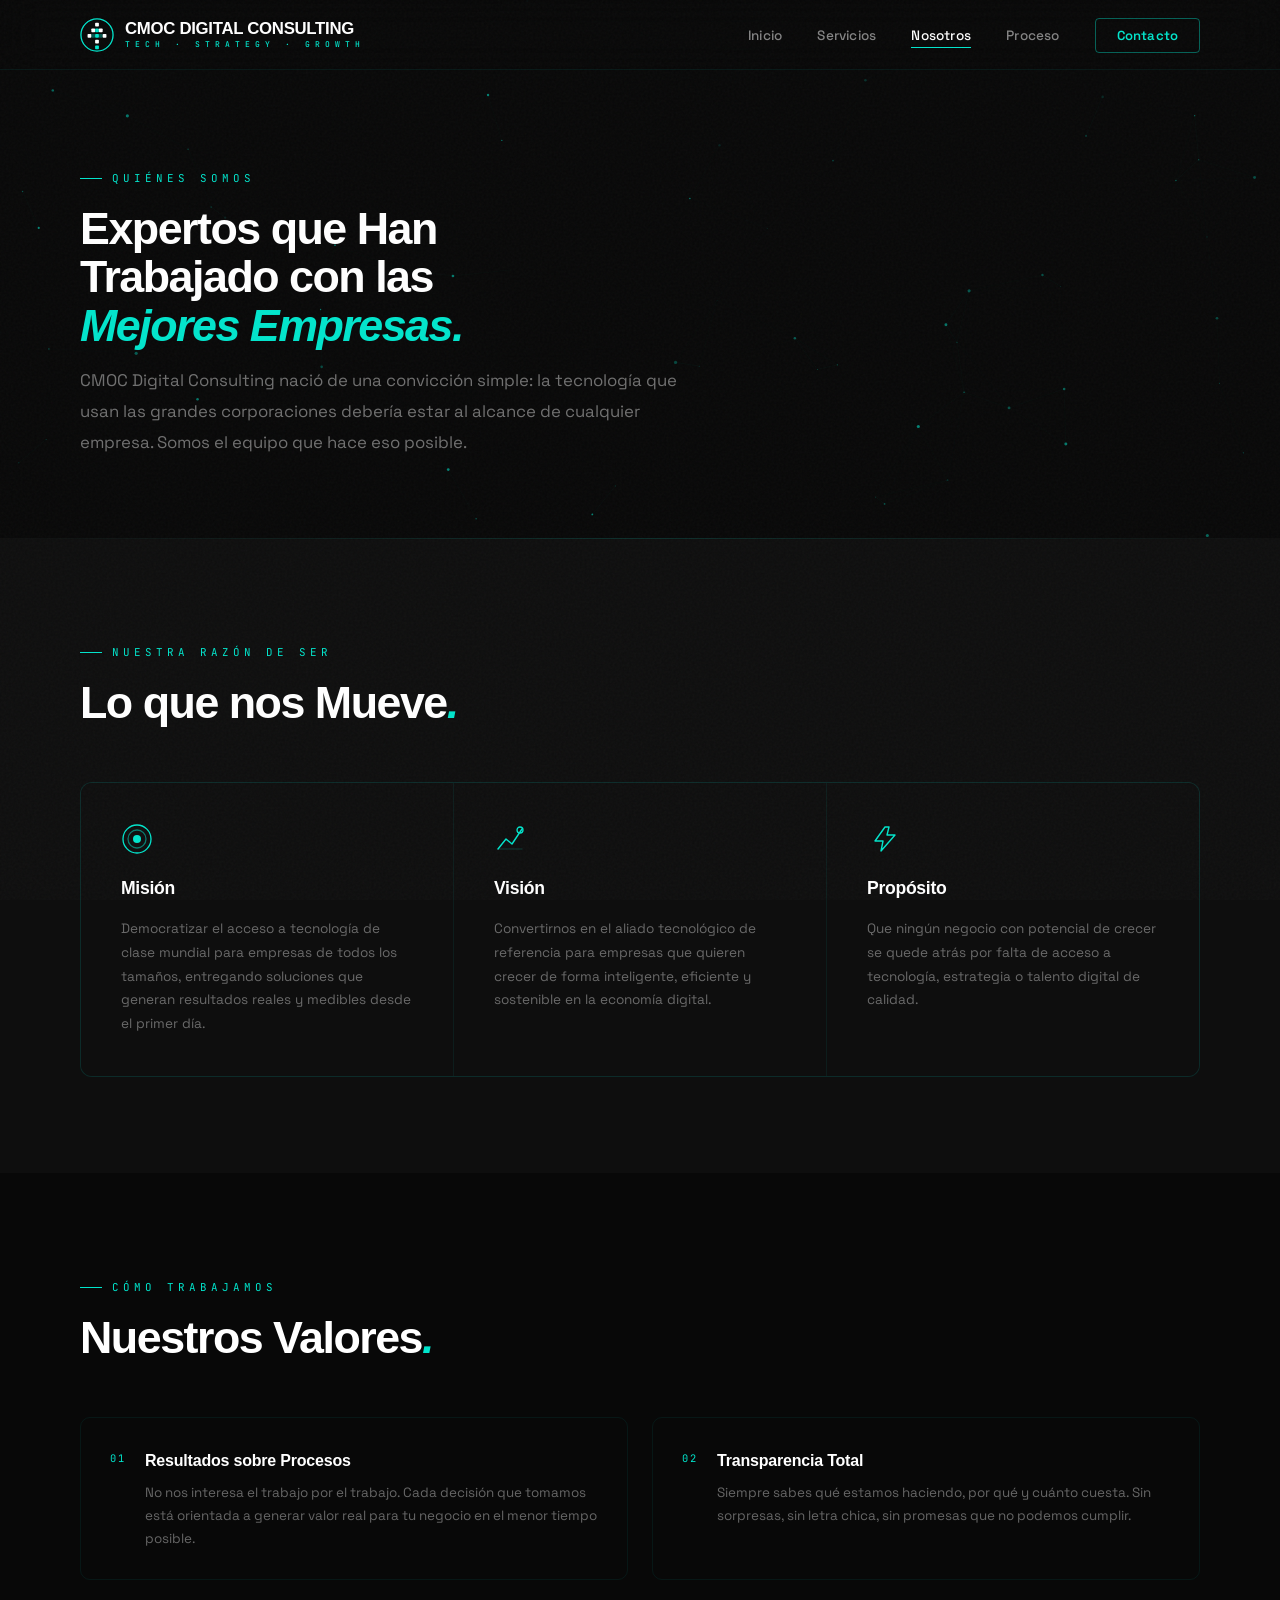
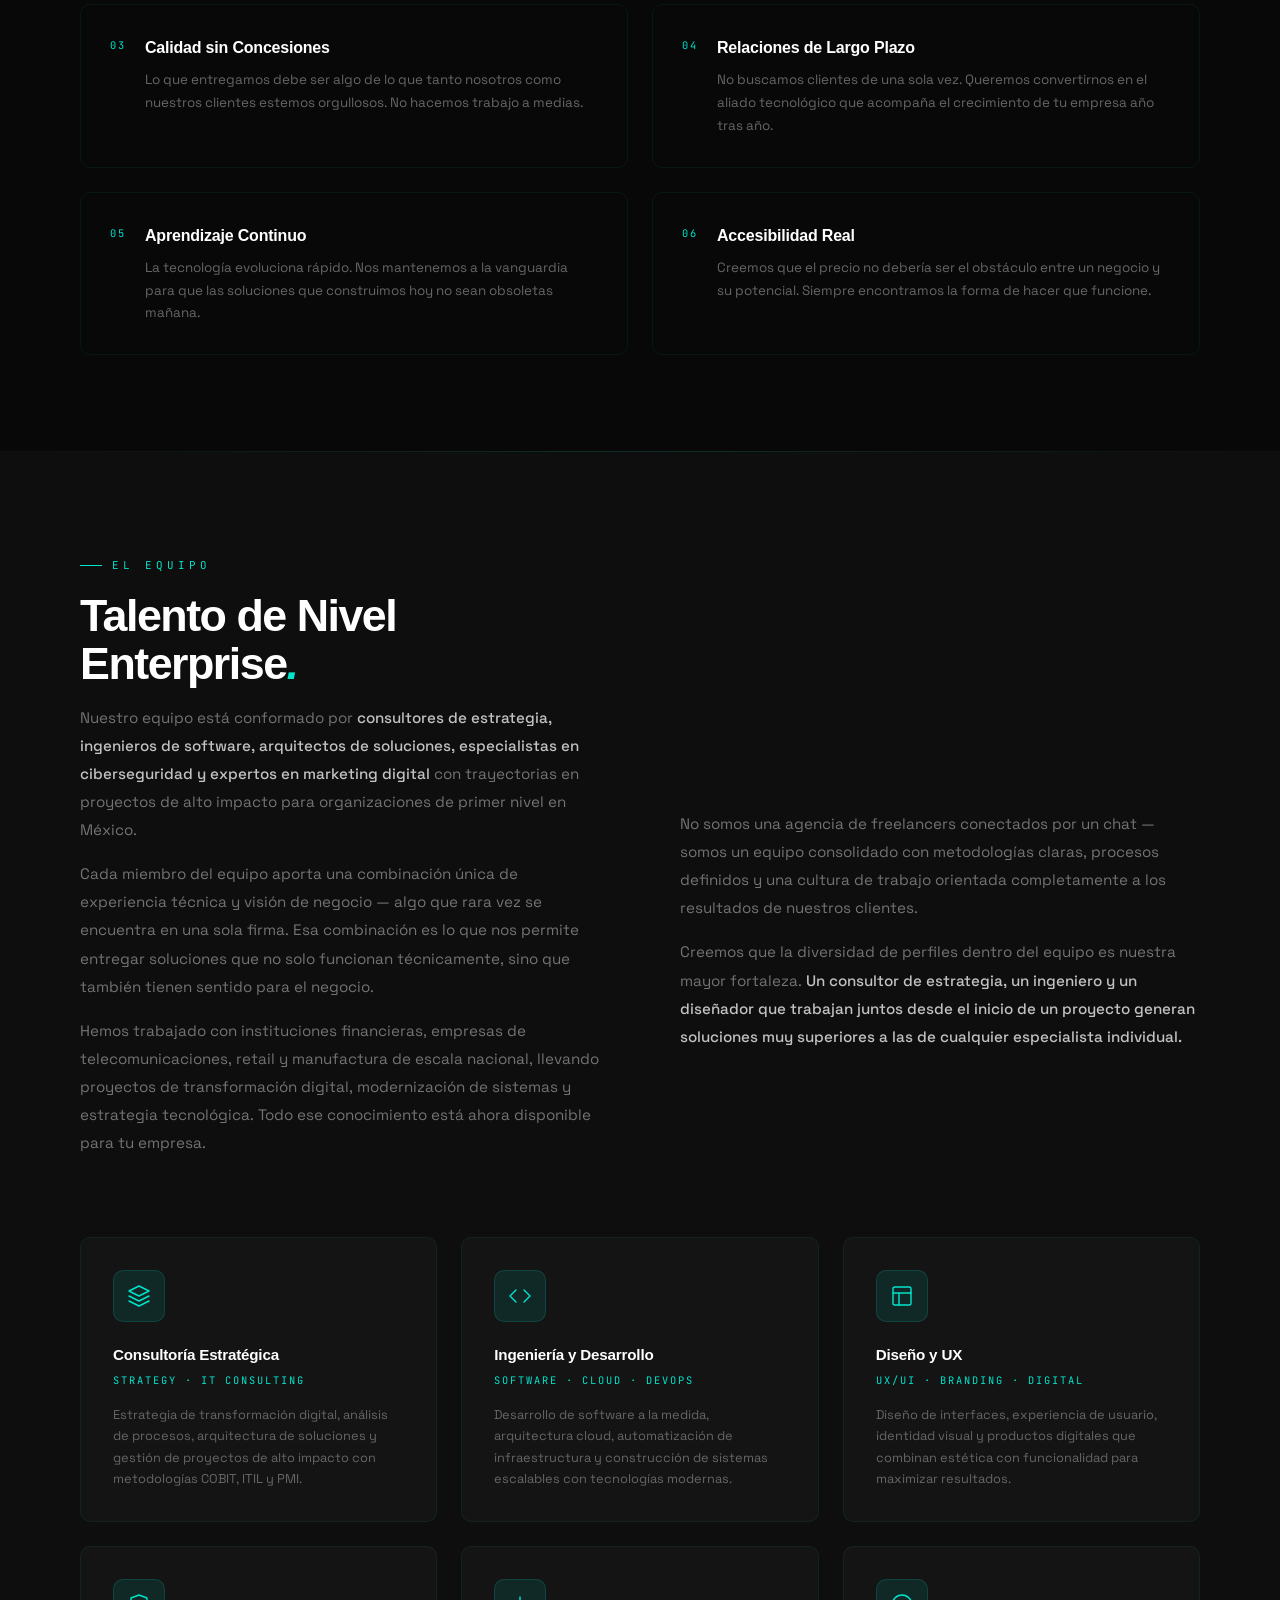
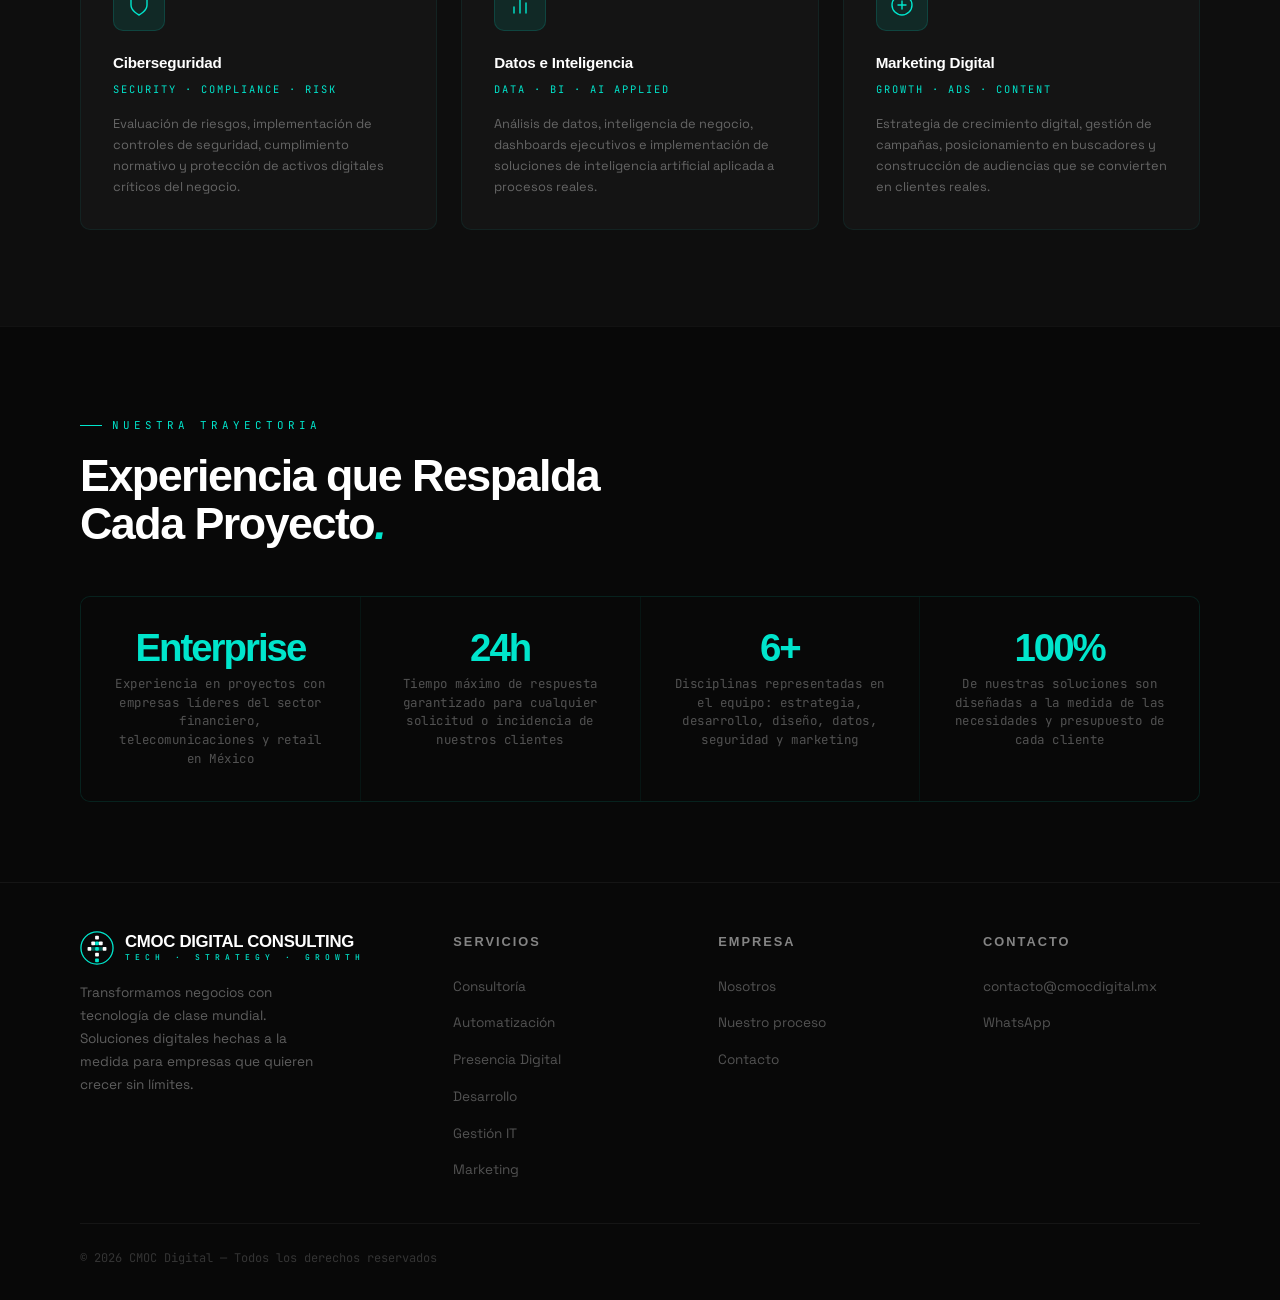
<file: nosotros.html>
<!DOCTYPE html>
<html lang="es">
<head>
<meta charset="UTF-8"/>
<meta name="viewport" content="width=device-width, initial-scale=1.0"/>
<title>Nosotros — CMOC Digital Consulting</title>
<link rel="stylesheet" href="shared.css"/>
<style>
.page-hero {
  padding: 10rem 5rem 5rem;
  position: relative;
  overflow: hidden;
}
#nos-canvas {
  position: absolute;
  inset: 0;
  width: 100%;
  height: 100%;
}
.page-hero-inner { position: relative; z-index: 1; max-width: 700px; }
.lead {
  font-size: 1.05rem;
  color: rgba(255,255,255,0.42);
  line-height: 1.85;
  max-width: 600px;
  margin-top: 1rem;
}
@keyframes fadeUp {
  from { opacity: 0; transform: translateY(18px); }
  to   { opacity: 1; transform: translateY(0); }
}
.page-hero-inner > * { opacity: 0; }
.page-hero-inner .section-label { animation: fadeUp 0.5s ease 0.1s both; }
.page-hero-inner h1            { animation: fadeUp 0.6s ease 0.2s both; }
.page-hero-inner .lead         { animation: fadeUp 0.6s ease 0.35s both; }

/* MISSION */
#mission {
  padding: 6rem 5rem;
  background: var(--black2);
  position: relative;
}
#mission::before {
  content: '';
  position: absolute;
  top: 0; left: 0; right: 0;
  height: 1px;
  background: linear-gradient(90deg, transparent, rgba(0,229,204,0.15), transparent);
}
.mission-grid {
  display: grid;
  grid-template-columns: 1fr 1fr 1fr;
  gap: 1px;
  background: rgba(0,229,204,0.07);
  border: 1px solid rgba(0,229,204,0.07);
  border-radius: 12px;
  overflow: hidden;
  margin-top: 3.5rem;
}
.mission-card {
  background: var(--black2);
  padding: 2.5rem;
  transition: background 0.25s;
}
.mission-card:hover { background: rgba(0,229,204,0.03); }
.mission-card .m-icon {
  margin-bottom: 1.2rem;
  display: flex;
  align-items: center;
}
.mission-card h3 {
  font-family: var(--font-display);
  font-weight: 700;
  font-size: 1.1rem;
  margin-bottom: 0.8rem;
  letter-spacing: -0.3px;
}
.mission-card p {
  font-size: 0.85rem;
  color: rgba(255,255,255,0.38);
  line-height: 1.75;
}

/* VALUES */
#values {
  padding: 6rem 5rem;
  background: var(--black);
}
.values-grid {
  display: grid;
  grid-template-columns: repeat(2, 1fr);
  gap: 1.5rem;
  margin-top: 3.5rem;
}
.value-item {
  display: flex;
  gap: 1.2rem;
  align-items: flex-start;
  padding: 1.8rem;
  border: 1px solid rgba(0,229,204,0.07);
  border-radius: 10px;
  transition: border-color 0.25s, background 0.25s;
}
.value-item:hover {
  border-color: rgba(0,229,204,0.18);
  background: rgba(0,229,204,0.03);
}
.value-num {
  font-family: var(--font-mono);
  font-size: 0.65rem;
  color: var(--teal);
  letter-spacing: 2px;
  flex-shrink: 0;
  padding-top: 3px;
}
.value-text h4 {
  font-family: var(--font-display);
  font-weight: 600;
  font-size: 1rem;
  margin-bottom: 0.5rem;
  letter-spacing: -0.2px;
}
.value-text p {
  font-size: 0.84rem;
  color: rgba(255,255,255,0.38);
  line-height: 1.7;
}

/* TEAM */
#team {
  padding: 6rem 5rem;
  background: var(--black2);
  position: relative;
}
#team::before {
  content: '';
  position: absolute;
  top: 0; left: 0; right: 0;
  height: 1px;
  background: linear-gradient(90deg, transparent, rgba(0,229,204,0.15), transparent);
}
.team-intro {
  display: grid;
  grid-template-columns: 1fr 1fr;
  gap: 5rem;
  align-items: center;
  margin-bottom: 4rem;
}
.team-intro p {
  font-size: 0.95rem;
  color: rgba(255,255,255,0.42);
  line-height: 1.85;
  margin-bottom: 1rem;
}
.team-intro strong { color: rgba(255,255,255,0.75); font-weight: 500; }

/* Profile cards */
.team-roles {
  display: grid;
  grid-template-columns: repeat(3, 1fr);
  gap: 1.5rem;
}
.role-card {
  background: var(--black3);
  border: 1px solid rgba(0,229,204,0.07);
  border-radius: 10px;
  padding: 2rem;
  transition: border-color 0.25s, transform 0.25s;
}
.role-card:hover {
  border-color: rgba(0,229,204,0.2);
  transform: translateY(-3px);
}
.role-avatar {
  width: 52px;
  height: 52px;
  background: var(--teal-dim);
  border: 1px solid rgba(0,229,204,0.15);
  border-radius: 10px;
  display: flex;
  align-items: center;
  justify-content: center;
  color: var(--teal);
  margin-bottom: 1.2rem;
}
.role-avatar svg { width: 24px; height: 24px; }
.role-card h4 {
  font-family: var(--font-display);
  font-weight: 600;
  font-size: 0.95rem;
  margin-bottom: 0.3rem;
  letter-spacing: -0.2px;
}
.role-card .role-title {
  font-family: var(--font-mono);
  font-size: 0.65rem;
  color: var(--teal);
  letter-spacing: 2px;
  margin-bottom: 0.9rem;
}
.role-card p {
  font-size: 0.8rem;
  color: rgba(255,255,255,0.35);
  line-height: 1.65;
}

/* EXP STRIP */
#exp-strip {
  padding: 5rem;
  background: var(--black);
  border-top: 1px solid rgba(255,255,255,0.04);
}
.exp-grid {
  display: grid;
  grid-template-columns: repeat(4, 1fr);
  gap: 1px;
  background: rgba(0,229,204,0.06);
  border: 1px solid rgba(0,229,204,0.06);
  border-radius: 10px;
  overflow: hidden;
  margin-top: 3rem;
}
.exp-item {
  background: var(--black);
  padding: 2rem;
  text-align: center;
  transition: background 0.2s;
}
.exp-item:hover { background: rgba(0,229,204,0.03); }
.exp-item .exp-num {
  font-family: var(--font-display);
  font-weight: 700;
  font-size: 2.4rem;
  color: var(--teal);
  letter-spacing: -2px;
  line-height: 1;
  margin-bottom: 0.5rem;
}
.exp-item p {
  font-size: 0.78rem;
  color: rgba(255,255,255,0.3);
  font-family: var(--font-mono);
  letter-spacing: 0.5px;
  line-height: 1.5;
}

@media (max-width: 1000px) {
  .page-hero, #mission, #values, #team, #exp-strip { padding: 5rem 1.5rem; }
  .mission-grid, .team-intro, .team-roles { grid-template-columns: 1fr 1fr; }
  .exp-grid { grid-template-columns: 1fr 1fr; }
}
@media (max-width: 640px) {
  .mission-grid, .values-grid, .team-roles, .exp-grid { grid-template-columns: 1fr; }
  .team-intro { grid-template-columns: 1fr; gap: 2rem; }
}
</style>
</head>
<body class="noise">
<div id="nav-placeholder"></div>

<div class="page-hero">
  <canvas id="nos-canvas"></canvas>
  <div class="page-hero-inner">
    <p class="section-label">Quiénes somos</p>
    <h1 class="section-title">Expertos que Han<br/>Trabajado con las<br/><em style="color:var(--teal)">Mejores Empresas.</em></h1>
    <p class="lead">
      CMOC Digital Consulting nació de una convicción simple: la tecnología que usan las grandes corporaciones debería estar al alcance de cualquier empresa. Somos el equipo que hace eso posible.
    </p>
  </div>
</div>

<!-- MISSION -->
<section id="mission">
  <p class="section-label reveal">Nuestra razón de ser</p>
  <h2 class="section-title reveal">Lo que nos Mueve<em style="color:var(--teal)">.</em></h2>
  <div class="mission-grid">
    <div class="mission-card reveal">
      <div class="m-icon">
        <svg width="32" height="32" viewBox="0 0 32 32" fill="none" style="color:var(--teal)">
          <circle cx="16" cy="16" r="14" stroke="currentColor" stroke-width="1.3"/>
          <circle cx="16" cy="16" r="9" stroke="currentColor" stroke-width="1.3" opacity="0.5"/>
          <circle cx="16" cy="16" r="4" fill="currentColor"/>
        </svg>
      </div>
      <h3>Misión</h3>
      <p>Democratizar el acceso a tecnología de clase mundial para empresas de todos los tamaños, entregando soluciones que generan resultados reales y medibles desde el primer día.</p>
    </div>
    <div class="mission-card reveal reveal-delay-1">
      <div class="m-icon">
        <svg width="32" height="32" viewBox="0 0 32 32" fill="none" style="color:var(--teal)">
          <path d="M4 26l8-10 6 5 10-15" stroke="currentColor" stroke-width="1.4" stroke-linecap="round" stroke-linejoin="round"/>
          <circle cx="26" cy="7" r="3" stroke="currentColor" stroke-width="1.3"/>
          <path d="M4 26h24" stroke="currentColor" stroke-width="1" opacity="0.2" stroke-linecap="round"/>
        </svg>
      </div>
      <h3>Visión</h3>
      <p>Convertirnos en el aliado tecnológico de referencia para empresas que quieren crecer de forma inteligente, eficiente y sostenible en la economía digital.</p>
    </div>
    <div class="mission-card reveal reveal-delay-2">
      <div class="m-icon">
        <svg width="32" height="32" viewBox="0 0 32 32" fill="none" style="color:var(--teal)">
          <path d="M18 4L8 18h8l-2 10 14-16h-8l2-8z" stroke="currentColor" stroke-width="1.4" stroke-linecap="round" stroke-linejoin="round"/>
        </svg>
      </div>
      <h3>Propósito</h3>
      <p>Que ningún negocio con potencial de crecer se quede atrás por falta de acceso a tecnología, estrategia o talento digital de calidad.</p>
    </div>
  </div>
</section>

<!-- VALUES -->
<section id="values">
  <p class="section-label reveal">Cómo trabajamos</p>
  <h2 class="section-title reveal">Nuestros Valores<em style="color:var(--teal)">.</em></h2>
  <div class="values-grid">
    <div class="value-item reveal">
      <div class="value-num">01</div>
      <div class="value-text">
        <h4>Resultados sobre Procesos</h4>
        <p>No nos interesa el trabajo por el trabajo. Cada decisión que tomamos está orientada a generar valor real para tu negocio en el menor tiempo posible.</p>
      </div>
    </div>
    <div class="value-item reveal reveal-delay-1">
      <div class="value-num">02</div>
      <div class="value-text">
        <h4>Transparencia Total</h4>
        <p>Siempre sabes qué estamos haciendo, por qué y cuánto cuesta. Sin sorpresas, sin letra chica, sin promesas que no podemos cumplir.</p>
      </div>
    </div>
    <div class="value-item reveal reveal-delay-1">
      <div class="value-num">03</div>
      <div class="value-text">
        <h4>Calidad sin Concesiones</h4>
        <p>Lo que entregamos debe ser algo de lo que tanto nosotros como nuestros clientes estemos orgullosos. No hacemos trabajo a medias.</p>
      </div>
    </div>
    <div class="value-item reveal reveal-delay-2">
      <div class="value-num">04</div>
      <div class="value-text">
        <h4>Relaciones de Largo Plazo</h4>
        <p>No buscamos clientes de una sola vez. Queremos convertirnos en el aliado tecnológico que acompaña el crecimiento de tu empresa año tras año.</p>
      </div>
    </div>
    <div class="value-item reveal">
      <div class="value-num">05</div>
      <div class="value-text">
        <h4>Aprendizaje Continuo</h4>
        <p>La tecnología evoluciona rápido. Nos mantenemos a la vanguardia para que las soluciones que construimos hoy no sean obsoletas mañana.</p>
      </div>
    </div>
    <div class="value-item reveal reveal-delay-1">
      <div class="value-num">06</div>
      <div class="value-text">
        <h4>Accesibilidad Real</h4>
        <p>Creemos que el precio no debería ser el obstáculo entre un negocio y su potencial. Siempre encontramos la forma de hacer que funcione.</p>
      </div>
    </div>
  </div>
</section>

<!-- TEAM -->
<section id="team">
  <p class="section-label reveal">El equipo</p>
  <h2 class="section-title reveal">Talento de Nivel<br/>Enterprise<em style="color:var(--teal)">.</em></h2>

  <div class="team-intro">
    <div class="reveal">
      <p>
        Nuestro equipo está conformado por <strong>consultores de estrategia, ingenieros de software, arquitectos de soluciones, especialistas en ciberseguridad y expertos en marketing digital</strong> con trayectorias en proyectos de alto impacto para organizaciones de primer nivel en México.
      </p>
      <p>
        Cada miembro del equipo aporta una combinación única de experiencia técnica y visión de negocio — algo que rara vez se encuentra en una sola firma. Esa combinación es lo que nos permite entregar soluciones que no solo funcionan técnicamente, sino que también tienen sentido para el negocio.
      </p>
      <p>
        Hemos trabajado con instituciones financieras, empresas de telecomunicaciones, retail y manufactura de escala nacional, llevando proyectos de transformación digital, modernización de sistemas y estrategia tecnológica. Todo ese conocimiento está ahora disponible para tu empresa.
      </p>
    </div>
    <div class="reveal reveal-delay-1">
      <p>
        No somos una agencia de freelancers conectados por un chat — somos un equipo consolidado con metodologías claras, procesos definidos y una cultura de trabajo orientada completamente a los resultados de nuestros clientes.
      </p>
      <p>
        Creemos que la diversidad de perfiles dentro del equipo es nuestra mayor fortaleza. <strong>Un consultor de estrategia, un ingeniero y un diseñador que trabajan juntos desde el inicio de un proyecto generan soluciones muy superiores a las de cualquier especialista individual.</strong>
      </p>
    </div>
  </div>

  <div class="team-roles">
    <div class="role-card reveal">
      <div class="role-avatar">
        <svg viewBox="0 0 24 24" fill="none">
          <path d="M12 2L2 7l10 5 10-5-10-5zM2 17l10 5 10-5M2 12l10 5 10-5" stroke="currentColor" stroke-width="1.4" stroke-linecap="round" stroke-linejoin="round"/>
        </svg>
      </div>
      <h4>Consultoría Estratégica</h4>
      <div class="role-title">STRATEGY · IT CONSULTING</div>
      <p>Estrategia de transformación digital, análisis de procesos, arquitectura de soluciones y gestión de proyectos de alto impacto con metodologías COBIT, ITIL y PMI.</p>
    </div>
    <div class="role-card reveal reveal-delay-1">
      <div class="role-avatar">
        <svg viewBox="0 0 24 24" fill="none">
          <polyline points="16 18 22 12 16 6" stroke="currentColor" stroke-width="1.4" stroke-linecap="round" stroke-linejoin="round"/>
          <polyline points="8 6 2 12 8 18" stroke="currentColor" stroke-width="1.4" stroke-linecap="round" stroke-linejoin="round"/>
        </svg>
      </div>
      <h4>Ingeniería y Desarrollo</h4>
      <div class="role-title">SOFTWARE · CLOUD · DEVOPS</div>
      <p>Desarrollo de software a la medida, arquitectura cloud, automatización de infraestructura y construcción de sistemas escalables con tecnologías modernas.</p>
    </div>
    <div class="role-card reveal reveal-delay-2">
      <div class="role-avatar">
        <svg viewBox="0 0 24 24" fill="none">
          <rect x="3" y="3" width="18" height="18" rx="2" stroke="currentColor" stroke-width="1.4"/>
          <path d="M3 9h18M9 21V9" stroke="currentColor" stroke-width="1.4" stroke-linecap="round"/>
        </svg>
      </div>
      <h4>Diseño y UX</h4>
      <div class="role-title">UX/UI · BRANDING · DIGITAL</div>
      <p>Diseño de interfaces, experiencia de usuario, identidad visual y productos digitales que combinan estética con funcionalidad para maximizar resultados.</p>
    </div>
    <div class="role-card reveal">
      <div class="role-avatar">
        <svg viewBox="0 0 24 24" fill="none">
          <path d="M12 22s8-4 8-10V5l-8-3-8 3v7c0 6 8 10 8 10z" stroke="currentColor" stroke-width="1.4" stroke-linecap="round" stroke-linejoin="round"/>
        </svg>
      </div>
      <h4>Ciberseguridad</h4>
      <div class="role-title">SECURITY · COMPLIANCE · RISK</div>
      <p>Evaluación de riesgos, implementación de controles de seguridad, cumplimiento normativo y protección de activos digitales críticos del negocio.</p>
    </div>
    <div class="role-card reveal reveal-delay-1">
      <div class="role-avatar">
        <svg viewBox="0 0 24 24" fill="none">
          <path d="M18 20V10M12 20V4M6 20v-6" stroke="currentColor" stroke-width="1.4" stroke-linecap="round" stroke-linejoin="round"/>
        </svg>
      </div>
      <h4>Datos e Inteligencia</h4>
      <div class="role-title">DATA · BI · AI APPLIED</div>
      <p>Análisis de datos, inteligencia de negocio, dashboards ejecutivos e implementación de soluciones de inteligencia artificial aplicada a procesos reales.</p>
    </div>
    <div class="role-card reveal reveal-delay-2">
      <div class="role-avatar">
        <svg viewBox="0 0 24 24" fill="none">
          <circle cx="12" cy="12" r="10" stroke="currentColor" stroke-width="1.4"/>
          <path d="M8 12h8M12 8v8" stroke="currentColor" stroke-width="1.4" stroke-linecap="round"/>
        </svg>
      </div>
      <h4>Marketing Digital</h4>
      <div class="role-title">GROWTH · ADS · CONTENT</div>
      <p>Estrategia de crecimiento digital, gestión de campañas, posicionamiento en buscadores y construcción de audiencias que se convierten en clientes reales.</p>
    </div>
  </div>
</section>

<!-- EXP STRIP -->
<section id="exp-strip">
  <p class="section-label reveal">Nuestra trayectoria</p>
  <h2 class="section-title reveal">Experiencia que Respalda<br/>Cada Proyecto<em style="color:var(--teal)">.</em></h2>
  <div class="exp-grid">
    <div class="exp-item reveal">
      <div class="exp-num">Enterprise</div>
      <p>Experiencia en proyectos con empresas líderes del sector financiero, telecomunicaciones y retail en México</p>
    </div>
    <div class="exp-item reveal reveal-delay-1">
      <div class="exp-num">24h</div>
      <p>Tiempo máximo de respuesta garantizado para cualquier solicitud o incidencia de nuestros clientes</p>
    </div>
    <div class="exp-item reveal reveal-delay-2">
      <div class="exp-num">6+</div>
      <p>Disciplinas representadas en el equipo: estrategia, desarrollo, diseño, datos, seguridad y marketing</p>
    </div>
    <div class="exp-item reveal reveal-delay-3">
      <div class="exp-num">100%</div>
      <p>De nuestras soluciones son diseñadas a la medida de las necesidades y presupuesto de cada cliente</p>
    </div>
  </div>
</section>

<div id="footer-placeholder"></div>
<script src="shared.js"></script>
<script>
  injectNav('nosotros.html');
  injectFooter();
  initParticleBg('nos-canvas');
</script>
</body>
</html>
</file>
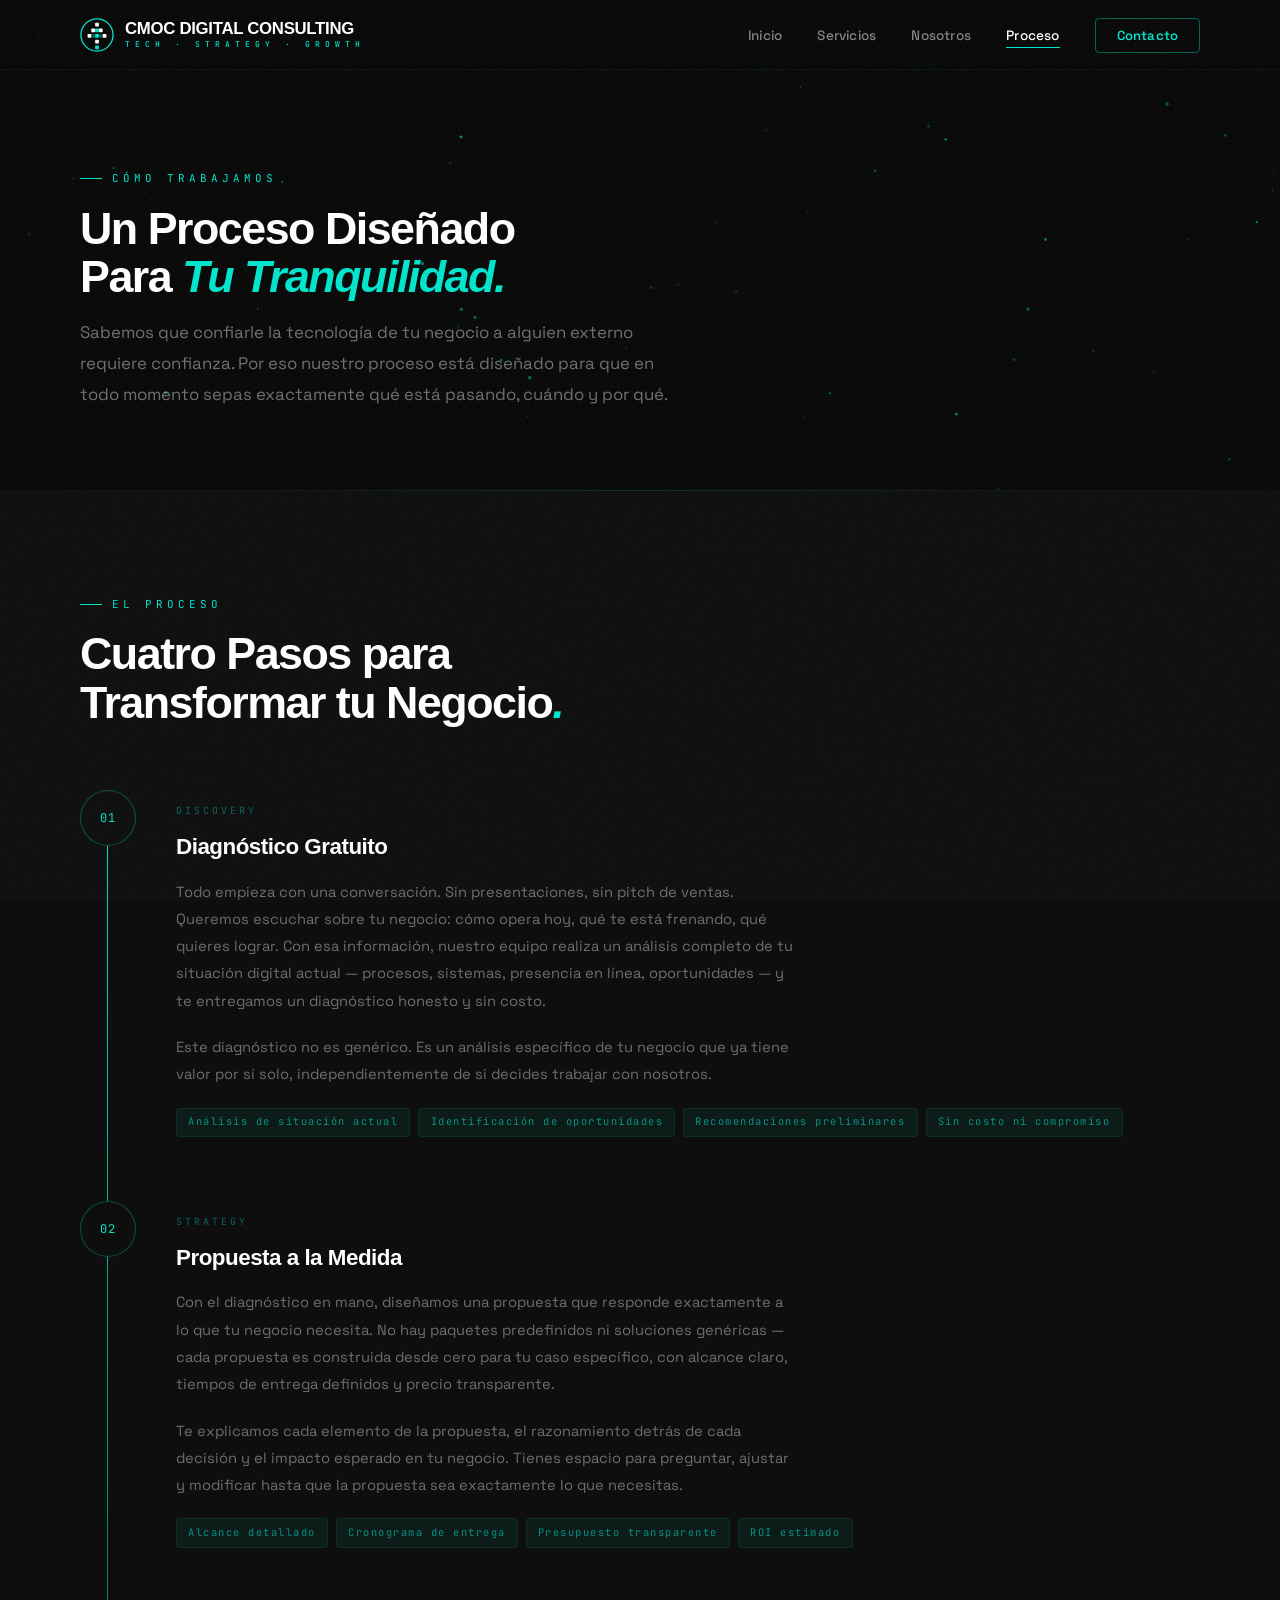
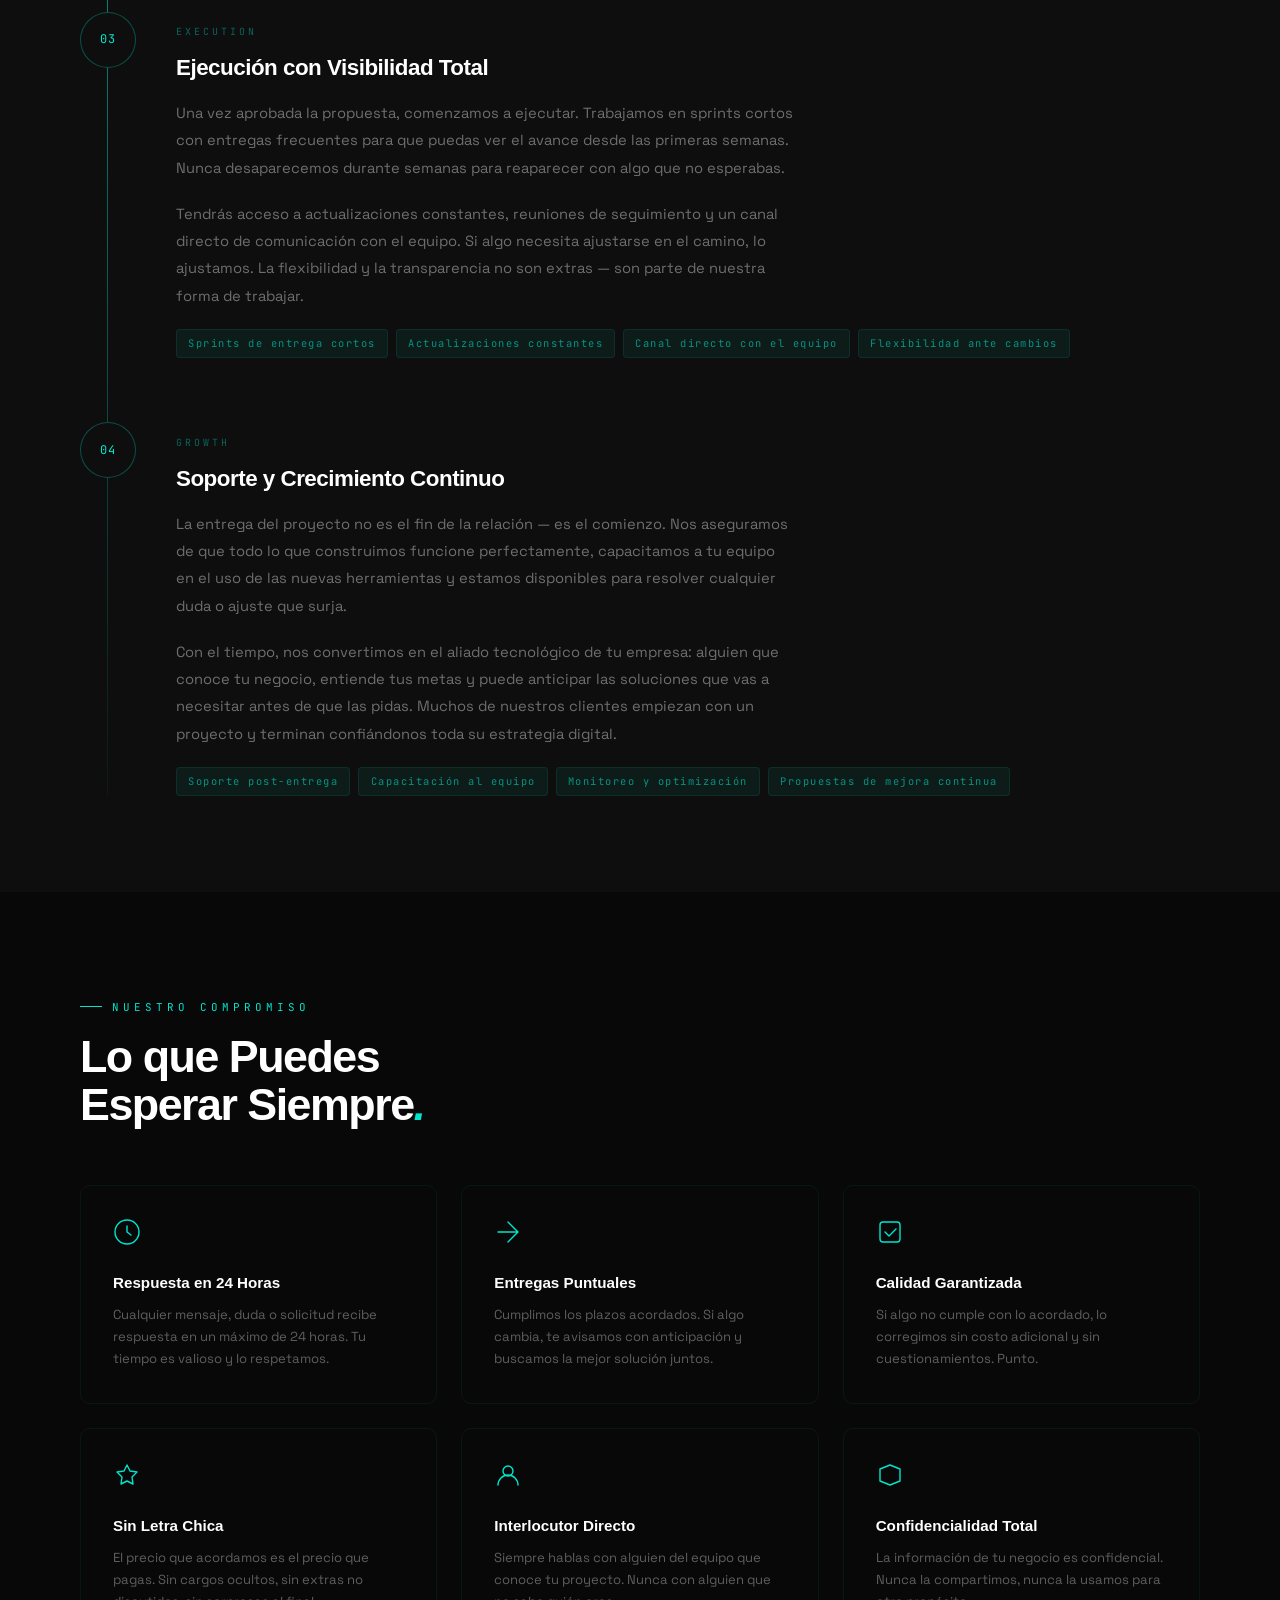
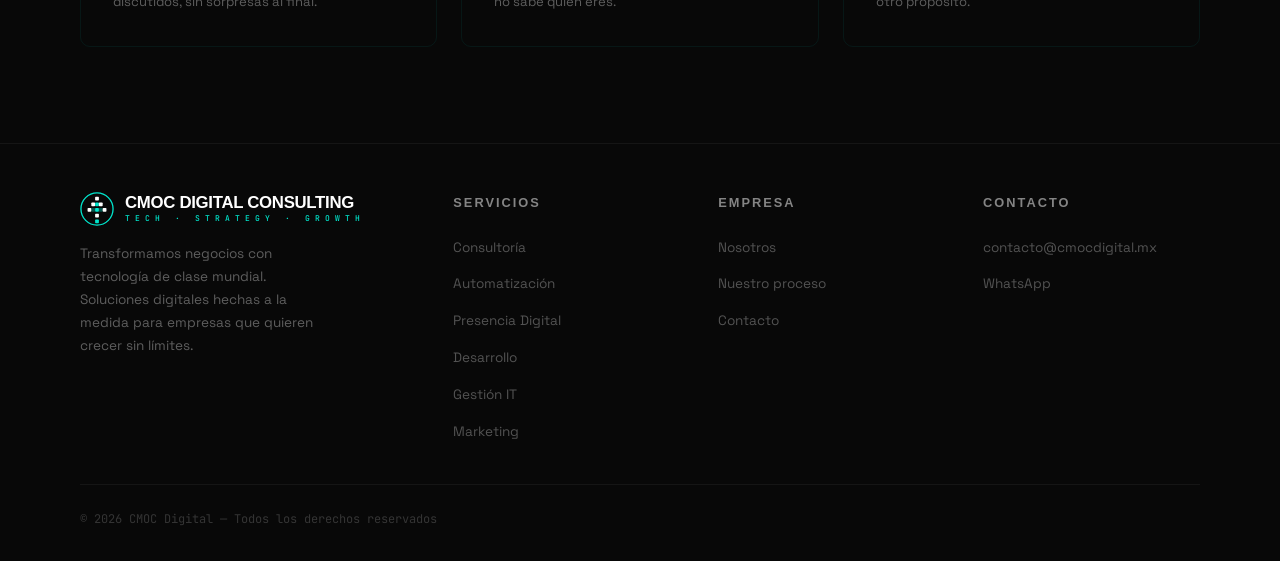
<file: proceso.html>
<!DOCTYPE html>
<html lang="es">
<head>
<meta charset="UTF-8"/>
<meta name="viewport" content="width=device-width, initial-scale=1.0"/>
<title>Proceso — CMOC Digital Consulting</title>
<link rel="stylesheet" href="shared.css"/>
<style>
.page-hero {
  padding: 10rem 5rem 5rem;
  position: relative;
  overflow: hidden;
}
#proc-canvas { position: absolute; inset: 0; width: 100%; height: 100%; }
.page-hero-inner { position: relative; z-index: 1; max-width: 700px; }
.lead { font-size: 1.05rem; color: rgba(255,255,255,0.42); line-height: 1.85; max-width: 600px; margin-top: 1rem; }
@keyframes fadeUp {
  from { opacity: 0; transform: translateY(18px); }
  to   { opacity: 1; transform: translateY(0); }
}
.page-hero-inner > * { opacity: 0; }
.page-hero-inner .section-label { animation: fadeUp 0.5s ease 0.1s both; }
.page-hero-inner h1            { animation: fadeUp 0.6s ease 0.2s both; }
.page-hero-inner .lead         { animation: fadeUp 0.6s ease 0.35s both; }

/* STEPS */
#steps {
  padding: 6rem 5rem;
  background: var(--black2);
  position: relative;
}
#steps::before {
  content: '';
  position: absolute;
  top: 0; left: 0; right: 0;
  height: 1px;
  background: linear-gradient(90deg, transparent, rgba(0,229,204,0.15), transparent);
}

.steps-list {
  display: flex;
  flex-direction: column;
  gap: 0;
  margin-top: 4rem;
  position: relative;
}

.steps-list::before {
  content: '';
  position: absolute;
  left: 27px;
  top: 0; bottom: 0;
  width: 1px;
  background: linear-gradient(to bottom, var(--teal), rgba(0,229,204,0.05));
}

.step {
  display: grid;
  grid-template-columns: 56px 1fr;
  gap: 2.5rem;
  padding-bottom: 4rem;
  position: relative;
}

.step:last-child { padding-bottom: 0; }

.step-circle {
  width: 56px;
  height: 56px;
  border-radius: 50%;
  background: var(--black2);
  border: 1.5px solid rgba(0,229,204,0.3);
  display: flex;
  align-items: center;
  justify-content: center;
  font-family: var(--font-mono);
  font-size: 0.75rem;
  color: var(--teal);
  letter-spacing: 1px;
  flex-shrink: 0;
  position: relative;
  z-index: 1;
  transition: background 0.3s, border-color 0.3s;
}

.step:hover .step-circle {
  background: var(--teal-dim);
  border-color: var(--teal);
}

.step-body { padding-top: 0.8rem; }

.step-tag {
  font-family: var(--font-mono);
  font-size: 0.62rem;
  letter-spacing: 3px;
  color: rgba(0,229,204,0.4);
  margin-bottom: 0.5rem;
}

.step-body h3 {
  font-family: var(--font-display);
  font-weight: 700;
  font-size: 1.4rem;
  letter-spacing: -0.5px;
  margin-bottom: 0.8rem;
}

.step-body p {
  font-size: 0.92rem;
  color: rgba(255,255,255,0.4);
  line-height: 1.85;
  max-width: 620px;
  margin-bottom: 1.2rem;
}

.step-deliverables {
  display: flex;
  flex-wrap: wrap;
  gap: 0.5rem;
}

.deliverable {
  font-family: var(--font-mono);
  font-size: 0.65rem;
  letter-spacing: 1.5px;
  color: rgba(0,229,204,0.6);
  background: rgba(0,229,204,0.06);
  border: 1px solid rgba(0,229,204,0.1);
  padding: 0.3rem 0.7rem;
  border-radius: 4px;
}

/* COMMITMENT */
#commitment {
  padding: 6rem 5rem;
  background: var(--black);
}
.commit-grid {
  display: grid;
  grid-template-columns: repeat(3, 1fr);
  gap: 1.5rem;
  margin-top: 3.5rem;
}
.commit-card {
  padding: 2rem;
  border: 1px solid rgba(0,229,204,0.07);
  border-radius: 10px;
  transition: border-color 0.2s, background 0.2s;
}
.commit-card:hover {
  border-color: rgba(0,229,204,0.18);
  background: rgba(0,229,204,0.02);
}
.commit-card svg { color: var(--teal); width: 28px; height: 28px; margin-bottom: 1rem; }
.commit-card h4 {
  font-family: var(--font-display);
  font-weight: 600;
  font-size: 0.95rem;
  margin-bottom: 0.5rem;
}
.commit-card p { font-size: 0.82rem; color: rgba(255,255,255,0.35); line-height: 1.7; }

@media (max-width: 900px) {
  .page-hero, #steps, #commitment { padding: 5rem 1.5rem; }
  .commit-grid { grid-template-columns: 1fr 1fr; }
  .step { grid-template-columns: 44px 1fr; gap: 1.5rem; }
  .steps-list::before { left: 21px; }
  .step-circle { width: 44px; height: 44px; font-size: 0.65rem; }
}
@media (max-width: 580px) {
  .commit-grid { grid-template-columns: 1fr; }
}
</style>
</head>
<body class="noise">
<div id="nav-placeholder"></div>

<div class="page-hero">
  <canvas id="proc-canvas"></canvas>
  <div class="page-hero-inner">
    <p class="section-label">Cómo trabajamos</p>
    <h1 class="section-title">Un Proceso Diseñado<br/>Para <em style="color:var(--teal)">Tu Tranquilidad.</em></h1>
    <p class="lead">
      Sabemos que confiarle la tecnología de tu negocio a alguien externo requiere confianza. Por eso nuestro proceso está diseñado para que en todo momento sepas exactamente qué está pasando, cuándo y por qué.
    </p>
  </div>
</div>

<section id="steps">
  <p class="section-label reveal">El proceso</p>
  <h2 class="section-title reveal">Cuatro Pasos para<br/>Transformar tu Negocio<em style="color:var(--teal)">.</em></h2>

  <div class="steps-list">

    <div class="step reveal">
      <div class="step-circle">01</div>
      <div class="step-body">
        <div class="step-tag">DISCOVERY</div>
        <h3>Diagnóstico Gratuito</h3>
        <p>
          Todo empieza con una conversación. Sin presentaciones, sin pitch de ventas. Queremos escuchar sobre tu negocio: cómo opera hoy, qué te está frenando, qué quieres lograr. Con esa información, nuestro equipo realiza un análisis completo de tu situación digital actual — procesos, sistemas, presencia en línea, oportunidades — y te entregamos un diagnóstico honesto y sin costo.
        </p>
        <p>
          Este diagnóstico no es genérico. Es un análisis específico de tu negocio que ya tiene valor por sí solo, independientemente de si decides trabajar con nosotros.
        </p>
        <div class="step-deliverables">
          <span class="deliverable">Análisis de situación actual</span>
          <span class="deliverable">Identificación de oportunidades</span>
          <span class="deliverable">Recomendaciones preliminares</span>
          <span class="deliverable">Sin costo ni compromiso</span>
        </div>
      </div>
    </div>

    <div class="step reveal">
      <div class="step-circle">02</div>
      <div class="step-body">
        <div class="step-tag">STRATEGY</div>
        <h3>Propuesta a la Medida</h3>
        <p>
          Con el diagnóstico en mano, diseñamos una propuesta que responde exactamente a lo que tu negocio necesita. No hay paquetes predefinidos ni soluciones genéricas — cada propuesta es construida desde cero para tu caso específico, con alcance claro, tiempos de entrega definidos y precio transparente.
        </p>
        <p>
          Te explicamos cada elemento de la propuesta, el razonamiento detrás de cada decisión y el impacto esperado en tu negocio. Tienes espacio para preguntar, ajustar y modificar hasta que la propuesta sea exactamente lo que necesitas.
        </p>
        <div class="step-deliverables">
          <span class="deliverable">Alcance detallado</span>
          <span class="deliverable">Cronograma de entrega</span>
          <span class="deliverable">Presupuesto transparente</span>
          <span class="deliverable">ROI estimado</span>
        </div>
      </div>
    </div>

    <div class="step reveal">
      <div class="step-circle">03</div>
      <div class="step-body">
        <div class="step-tag">EXECUTION</div>
        <h3>Ejecución con Visibilidad Total</h3>
        <p>
          Una vez aprobada la propuesta, comenzamos a ejecutar. Trabajamos en sprints cortos con entregas frecuentes para que puedas ver el avance desde las primeras semanas. Nunca desaparecemos durante semanas para reaparecer con algo que no esperabas.
        </p>
        <p>
          Tendrás acceso a actualizaciones constantes, reuniones de seguimiento y un canal directo de comunicación con el equipo. Si algo necesita ajustarse en el camino, lo ajustamos. La flexibilidad y la transparencia no son extras — son parte de nuestra forma de trabajar.
        </p>
        <div class="step-deliverables">
          <span class="deliverable">Sprints de entrega cortos</span>
          <span class="deliverable">Actualizaciones constantes</span>
          <span class="deliverable">Canal directo con el equipo</span>
          <span class="deliverable">Flexibilidad ante cambios</span>
        </div>
      </div>
    </div>

    <div class="step reveal">
      <div class="step-circle">04</div>
      <div class="step-body">
        <div class="step-tag">GROWTH</div>
        <h3>Soporte y Crecimiento Continuo</h3>
        <p>
          La entrega del proyecto no es el fin de la relación — es el comienzo. Nos aseguramos de que todo lo que construimos funcione perfectamente, capacitamos a tu equipo en el uso de las nuevas herramientas y estamos disponibles para resolver cualquier duda o ajuste que surja.
        </p>
        <p>
          Con el tiempo, nos convertimos en el aliado tecnológico de tu empresa: alguien que conoce tu negocio, entiende tus metas y puede anticipar las soluciones que vas a necesitar antes de que las pidas. Muchos de nuestros clientes empiezan con un proyecto y terminan confiándonos toda su estrategia digital.
        </p>
        <div class="step-deliverables">
          <span class="deliverable">Soporte post-entrega</span>
          <span class="deliverable">Capacitación al equipo</span>
          <span class="deliverable">Monitoreo y optimización</span>
          <span class="deliverable">Propuestas de mejora continua</span>
        </div>
      </div>
    </div>

  </div>
</section>

<section id="commitment">
  <p class="section-label reveal">Nuestro compromiso</p>
  <h2 class="section-title reveal">Lo que Puedes<br/>Esperar Siempre<em style="color:var(--teal)">.</em></h2>
  <div class="commit-grid">
    <div class="commit-card reveal">
      <svg viewBox="0 0 28 28" fill="none"><circle cx="14" cy="14" r="12" stroke="currentColor" stroke-width="1.4"/><path d="M14 8v6l4 3" stroke="currentColor" stroke-width="1.4" stroke-linecap="round"/></svg>
      <h4>Respuesta en 24 Horas</h4>
      <p>Cualquier mensaje, duda o solicitud recibe respuesta en un máximo de 24 horas. Tu tiempo es valioso y lo respetamos.</p>
    </div>
    <div class="commit-card reveal reveal-delay-1">
      <svg viewBox="0 0 28 28" fill="none"><path d="M4 14h20M14 4l10 10-10 10" stroke="currentColor" stroke-width="1.4" stroke-linecap="round" stroke-linejoin="round"/></svg>
      <h4>Entregas Puntuales</h4>
      <p>Cumplimos los plazos acordados. Si algo cambia, te avisamos con anticipación y buscamos la mejor solución juntos.</p>
    </div>
    <div class="commit-card reveal reveal-delay-2">
      <svg viewBox="0 0 28 28" fill="none"><rect x="4" y="4" width="20" height="20" rx="3" stroke="currentColor" stroke-width="1.4"/><path d="M9 14l4 4 7-7" stroke="currentColor" stroke-width="1.4" stroke-linecap="round" stroke-linejoin="round"/></svg>
      <h4>Calidad Garantizada</h4>
      <p>Si algo no cumple con lo acordado, lo corregimos sin costo adicional y sin cuestionamientos. Punto.</p>
    </div>
    <div class="commit-card reveal">
      <svg viewBox="0 0 28 28" fill="none"><path d="M14 4l3 6 7 1-5 5 1 7-6-3-6 3 1-7-5-5 7-1 3-6z" stroke="currentColor" stroke-width="1.4" stroke-linejoin="round"/></svg>
      <h4>Sin Letra Chica</h4>
      <p>El precio que acordamos es el precio que pagas. Sin cargos ocultos, sin extras no discutidos, sin sorpresas al final.</p>
    </div>
    <div class="commit-card reveal reveal-delay-1">
      <svg viewBox="0 0 28 28" fill="none"><circle cx="14" cy="10" r="5" stroke="currentColor" stroke-width="1.4"/><path d="M4 24c0-5.5 4.5-10 10-10s10 4.5 10 10" stroke="currentColor" stroke-width="1.4" stroke-linecap="round"/></svg>
      <h4>Interlocutor Directo</h4>
      <p>Siempre hablas con alguien del equipo que conoce tu proyecto. Nunca con alguien que no sabe quién eres.</p>
    </div>
    <div class="commit-card reveal reveal-delay-2">
      <svg viewBox="0 0 28 28" fill="none"><path d="M4 20V8l10-4 10 4v12l-10 4-10-4z" stroke="currentColor" stroke-width="1.4" stroke-linejoin="round"/></svg>
      <h4>Confidencialidad Total</h4>
      <p>La información de tu negocio es confidencial. Nunca la compartimos, nunca la usamos para otro propósito.</p>
    </div>
  </div>
</section>

<div id="footer-placeholder"></div>
<script src="shared.js"></script>
<script>
  injectNav('proceso.html');
  injectFooter();
  initParticleBg('proc-canvas');
</script>
</body>
</html>
</file>
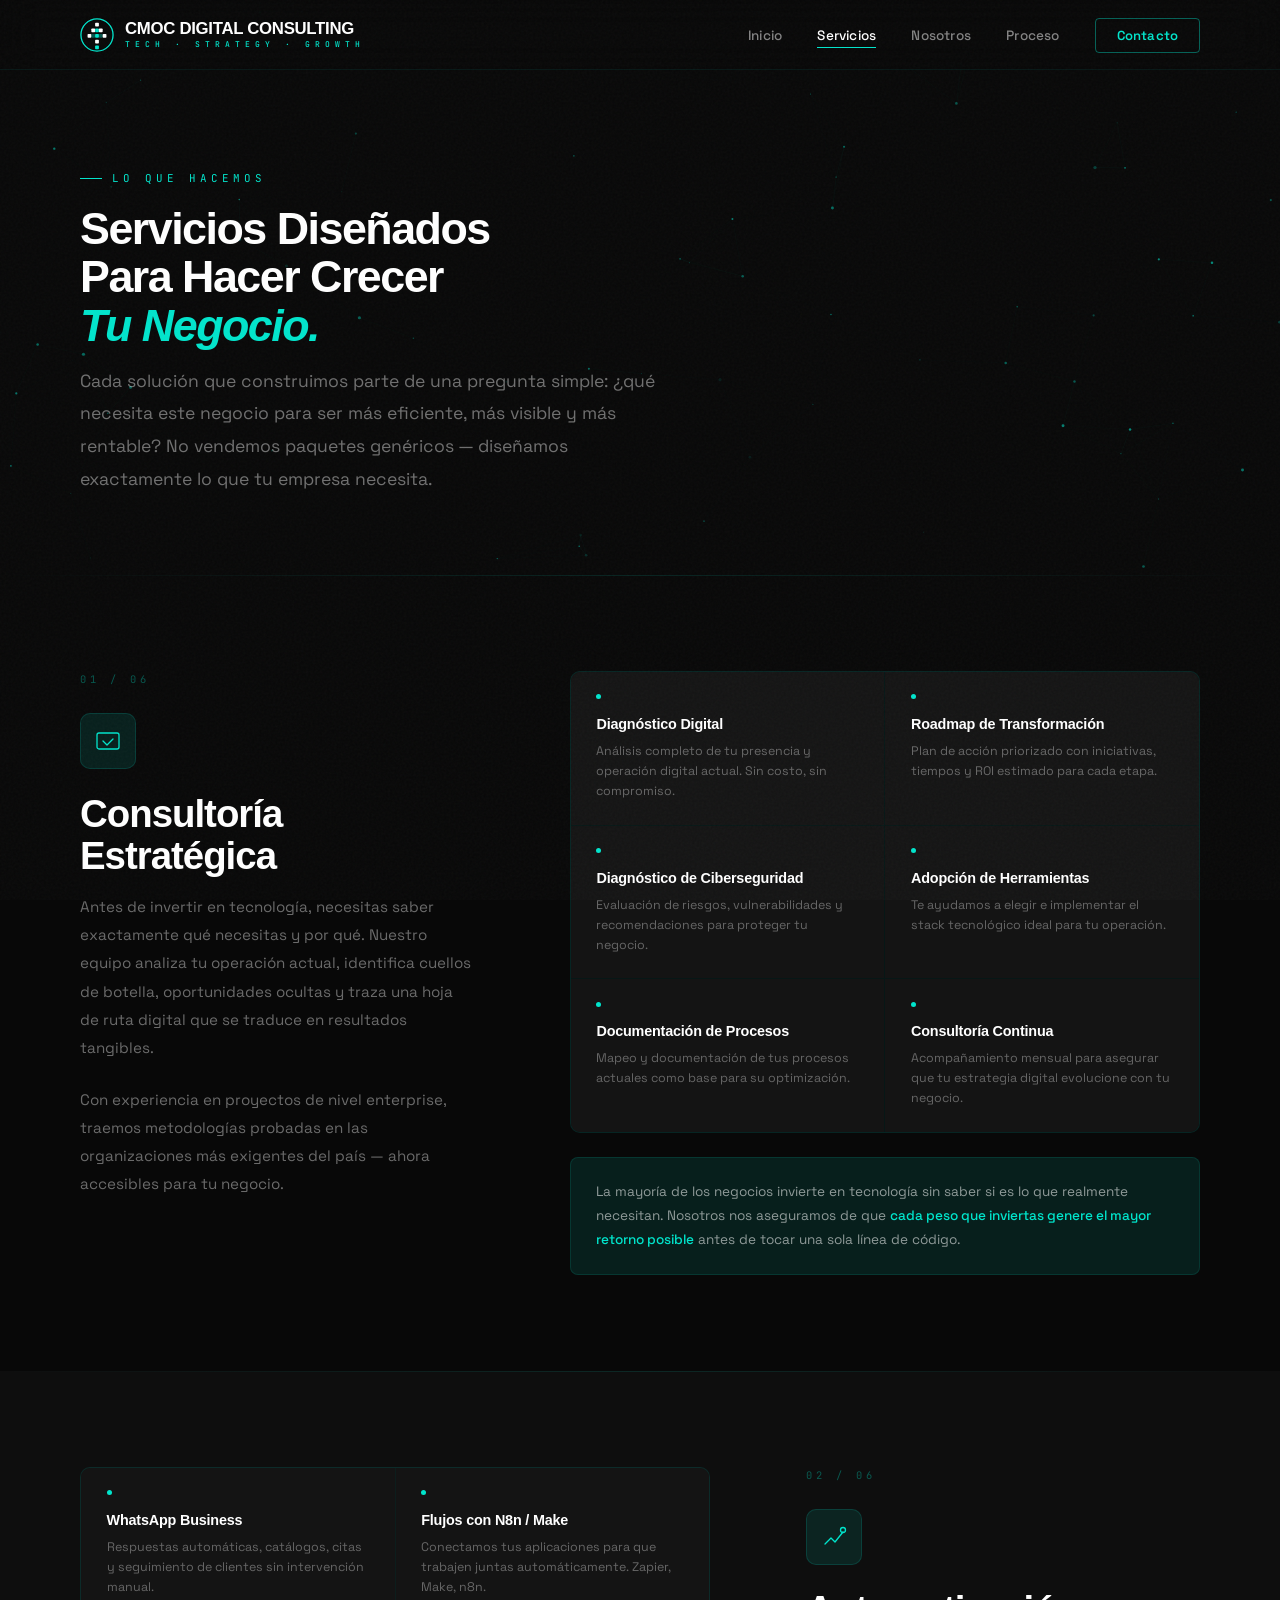
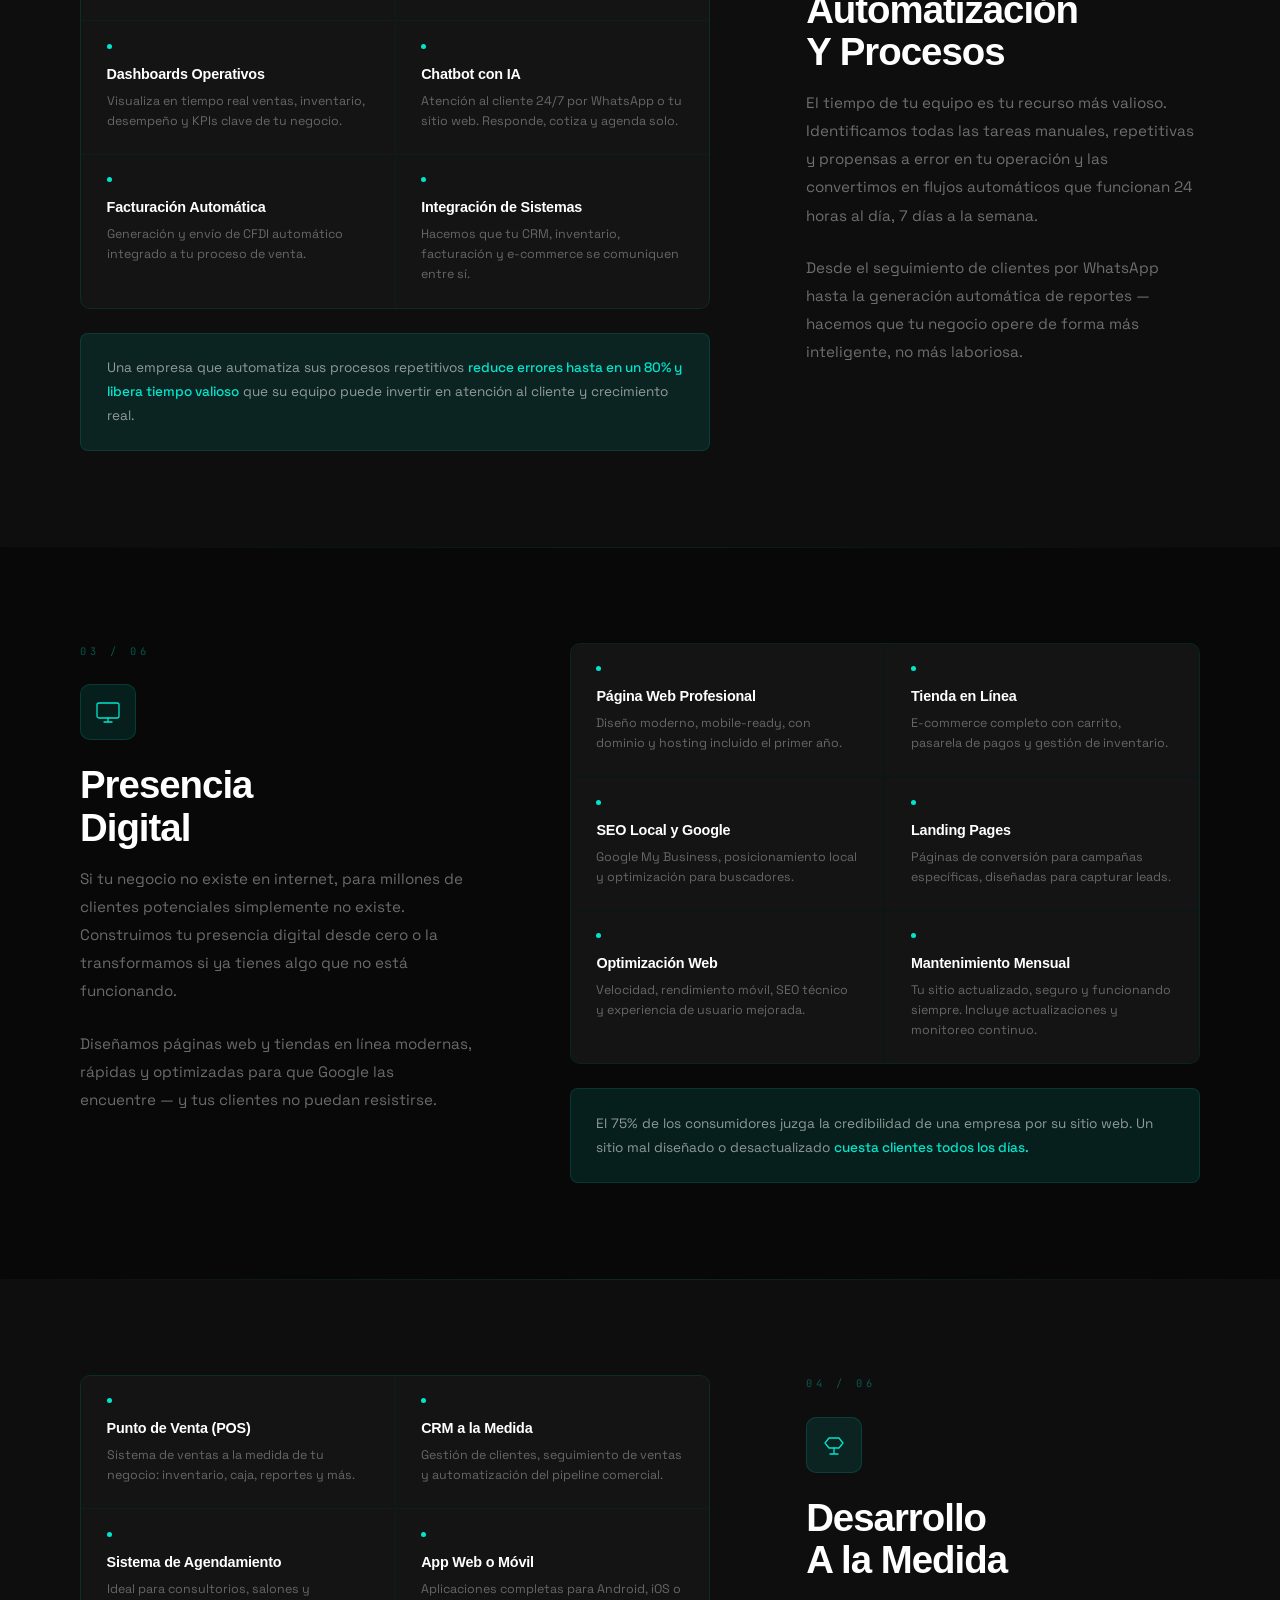
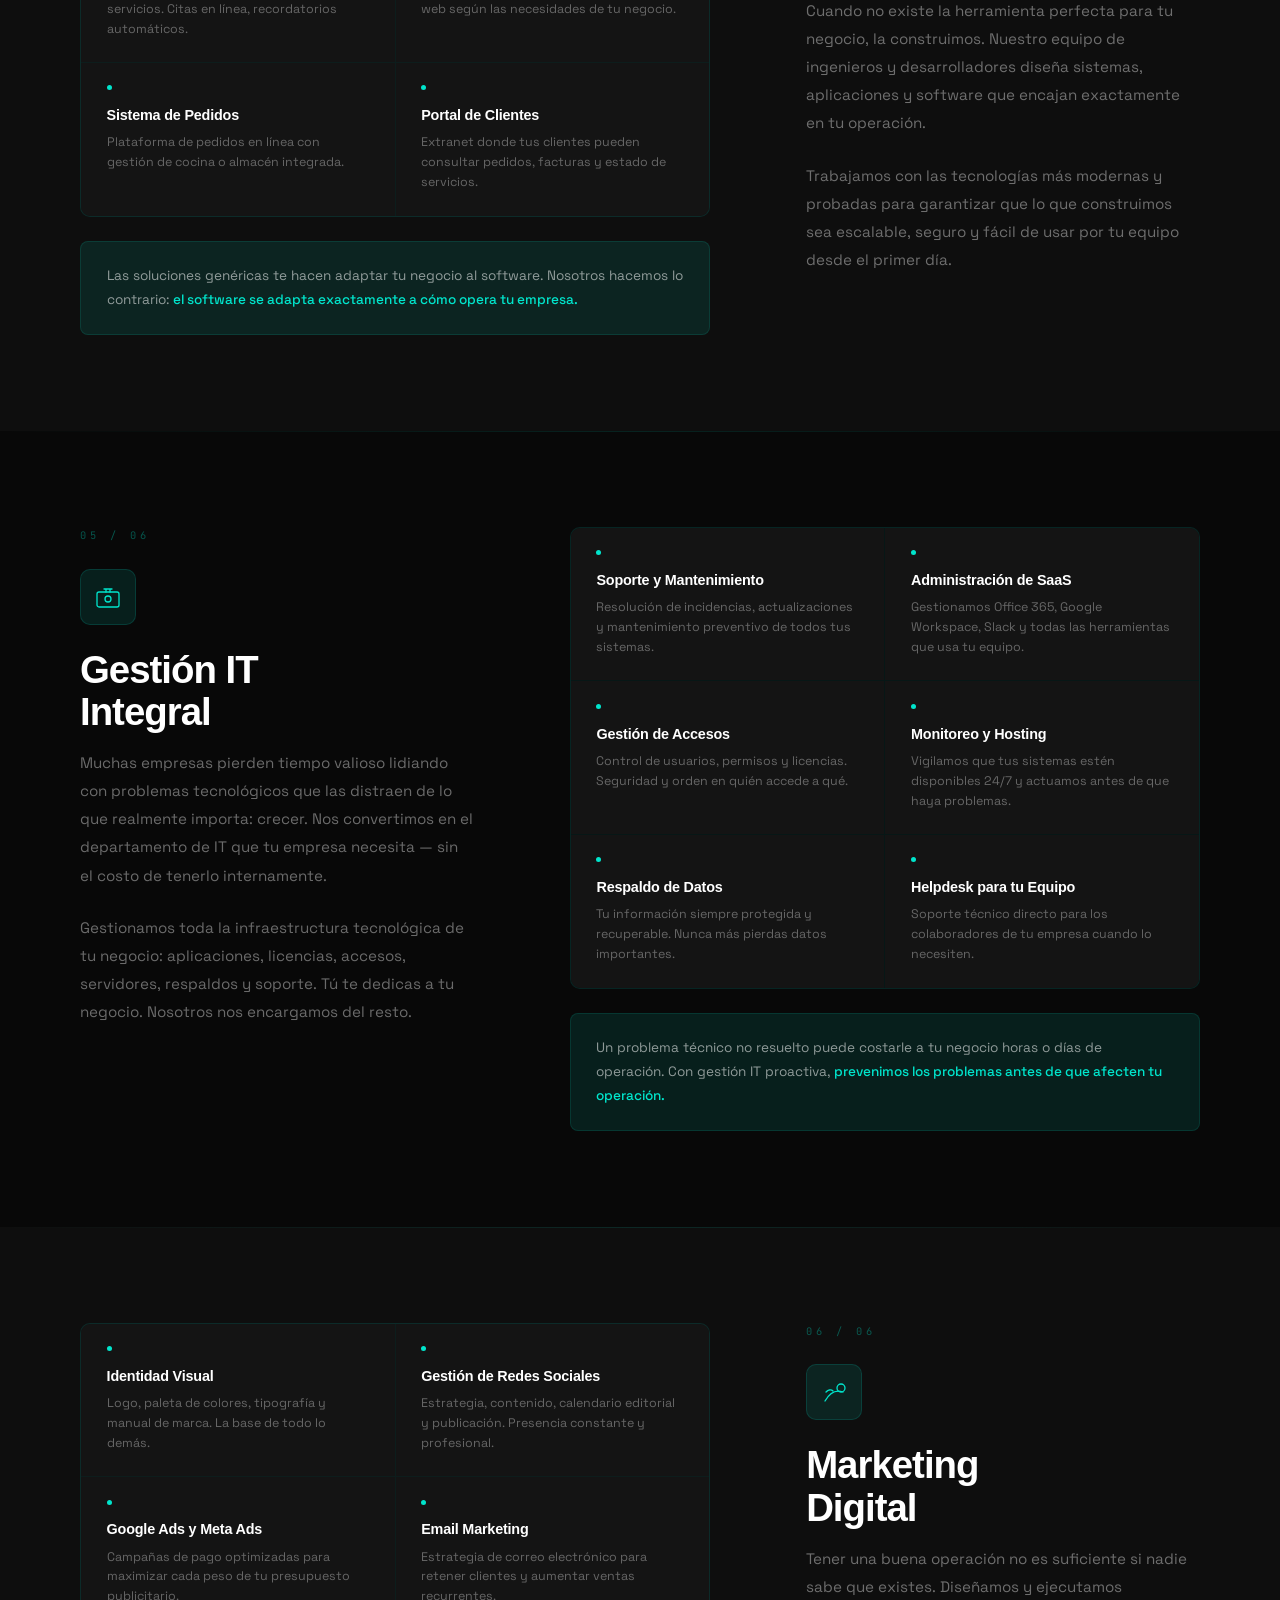
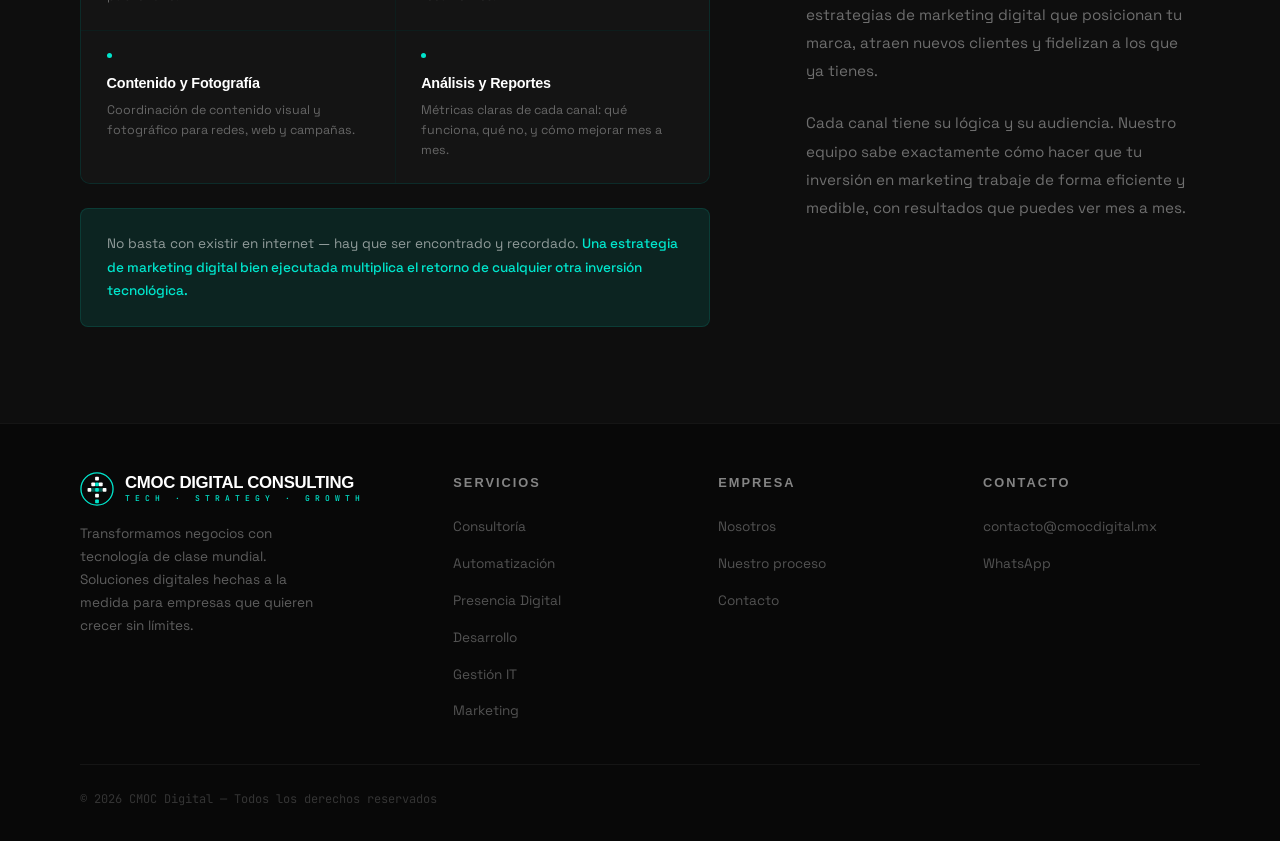
<file: servicios.html>
<!DOCTYPE html>
<html lang="es">
<head>
<meta charset="UTF-8"/>
<meta name="viewport" content="width=device-width, initial-scale=1.0"/>
<title>Servicios — CMOC Digital Consulting</title>
<link rel="stylesheet" href="shared.css"/>
<style>
/* PAGE HERO */
.page-hero {
  padding: 10rem 5rem 5rem;
  position: relative;
  overflow: hidden;
}

#svc-canvas {
  position: absolute;
  inset: 0;
  width: 100%;
  height: 100%;
}

.page-hero-inner { position: relative; z-index: 1; max-width: 700px; }

.page-hero-inner p.section-label { animation: fadeUp 0.5s ease 0.1s both; opacity: 0; }
.page-hero-inner h1 { animation: fadeUp 0.6s ease 0.2s both; opacity: 0; }
.page-hero-inner p.lead { animation: fadeUp 0.6s ease 0.35s both; opacity: 0; }

@keyframes fadeUp {
  from { opacity: 0; transform: translateY(18px); }
  to   { opacity: 1; transform: translateY(0); }
}

.lead {
  font-size: 1.1rem;
  color: rgba(255,255,255,0.42);
  line-height: 1.85;
  max-width: 580px;
  margin-top: 1rem;
}

/* SERVICIO SECTION */
.svc-section {
  padding: 6rem 5rem;
  position: relative;
}

.svc-section:nth-child(even) { background: var(--black2); }
.svc-section:nth-child(odd)  { background: var(--black); }

.svc-section::before {
  content: '';
  position: absolute;
  top: 0; left: 0; right: 0;
  height: 1px;
  background: linear-gradient(90deg, transparent, rgba(0,229,204,0.12), transparent);
}

.svc-inner {
  display: grid;
  grid-template-columns: 1fr 1.6fr;
  gap: 6rem;
  align-items: start;
}

.svc-inner.reverse { grid-template-columns: 1.6fr 1fr; }
.svc-inner.reverse .svc-meta { order: 2; }
.svc-inner.reverse .svc-detail { order: 1; }

.svc-meta {}

.svc-num {
  font-family: var(--font-mono);
  font-size: 0.65rem;
  letter-spacing: 4px;
  color: rgba(0,229,204,0.35);
  margin-bottom: 1.5rem;
}

.svc-icon-wrap {
  width: 56px;
  height: 56px;
  background: var(--teal-dim);
  border: 1px solid rgba(0,229,204,0.15);
  border-radius: 10px;
  display: flex;
  align-items: center;
  justify-content: center;
  color: var(--teal);
  margin-bottom: 1.5rem;
}

.svc-icon-wrap svg { width: 26px; height: 26px; }

.svc-meta h2 {
  font-family: var(--font-display);
  font-weight: 700;
  font-size: clamp(1.6rem, 3vw, 2.4rem);
  letter-spacing: -1px;
  line-height: 1.1;
  margin-bottom: 1rem;
}

.svc-meta p.desc {
  font-size: 0.95rem;
  color: rgba(255,255,255,0.4);
  line-height: 1.85;
  margin-bottom: 1.5rem;
}

  border-radius: 6px;
  padding: 0.5rem 1rem;
  font-family: var(--font-mono);
  font-size: 0.72rem;
  color: var(--teal);
  letter-spacing: 1px;
}

/* DETAIL PANEL */
.svc-detail {}

.svc-items-grid {
  display: grid;
  grid-template-columns: 1fr 1fr;
  gap: 1px;
  background: rgba(0,229,204,0.07);
  border: 1px solid rgba(0,229,204,0.07);
  border-radius: 10px;
  overflow: hidden;
  margin-bottom: 1.5rem;
}

.svc-item {
  background: var(--black3);
  padding: 1.4rem 1.6rem;
  transition: background 0.2s;
}

.svc-item:hover { background: rgba(0,229,204,0.04); }

.svc-item h4 {
  font-family: var(--font-display);
  font-weight: 600;
  font-size: 0.9rem;
  margin-bottom: 0.35rem;
  letter-spacing: -0.2px;
}

.svc-item p {
  font-size: 0.78rem;
  color: rgba(255,255,255,0.35);
  line-height: 1.6;
}

.svc-item .item-dot {
  width: 5px; height: 5px;
  background: var(--teal);
  border-radius: 50%;
  margin-bottom: 0.8rem;
}

/* why card */
.svc-why {
  background: var(--teal-dim);
  border: 1px solid rgba(0,229,204,0.12);
  border-radius: 8px;
  padding: 1.4rem 1.6rem;
}

.svc-why p {
  font-size: 0.85rem;
  color: rgba(255,255,255,0.55);
  line-height: 1.75;
}

.svc-why strong { color: var(--teal); font-weight: 500; }

/* MOBILE */
@media (max-width: 1000px) {
  .svc-inner, .svc-inner.reverse {
    grid-template-columns: 1fr;
    gap: 2.5rem;
  }
  .svc-inner.reverse .svc-meta,
  .svc-inner.reverse .svc-detail { order: unset; }
  .page-hero, .svc-section { padding: 6rem 1.5rem 3rem; }
}

@media (max-width: 600px) {
  .svc-items-grid { grid-template-columns: 1fr; }
}
</style>
</head>
<body class="noise">
<div id="nav-placeholder"></div>

<!-- PAGE HERO -->
<div class="page-hero">
  <canvas id="svc-canvas"></canvas>
  <div class="page-hero-inner">
    <p class="section-label">Lo que hacemos</p>
    <h1 class="section-title">Servicios Diseñados<br/>Para Hacer Crecer<br/><em style="color:var(--teal)">Tu Negocio.</em></h1>
    <p class="lead">
      Cada solución que construimos parte de una pregunta simple: ¿qué necesita este negocio para ser más eficiente, más visible y más rentable? No vendemos paquetes genéricos — diseñamos exactamente lo que tu empresa necesita.
    </p>
  </div>
</div>

<!-- ── 01 CONSULTORÍA ── -->
<section class="svc-section" id="consultoria">
  <div class="svc-inner">
    <div class="svc-meta reveal">
      <div class="svc-num">01 / 06</div>
      <div class="svc-icon-wrap">
        <svg viewBox="0 0 26 26" fill="none">
          <rect x="2" y="5" width="22" height="16" rx="2" stroke="currentColor" stroke-width="1.3"/>
          <path d="M8 13l4 4 6-6" stroke="currentColor" stroke-width="1.3" stroke-linecap="round" stroke-linejoin="round"/>
        </svg>
      </div>
      <h2>Consultoría<br/>Estratégica</h2>
      <p class="desc">
        Antes de invertir en tecnología, necesitas saber exactamente qué necesitas y por qué. Nuestro equipo analiza tu operación actual, identifica cuellos de botella, oportunidades ocultas y traza una hoja de ruta digital que se traduce en resultados tangibles.
      </p>
      <p class="desc">
        Con experiencia en proyectos de nivel enterprise, traemos metodologías probadas en las organizaciones más exigentes del país — ahora accesibles para tu negocio.
      </p>
    </div>
    <div class="svc-detail reveal reveal-delay-2">
      <div class="svc-items-grid">
        <div class="svc-item">
          <div class="item-dot"></div>
          <h4>Diagnóstico Digital</h4>
          <p>Análisis completo de tu presencia y operación digital actual. Sin costo, sin compromiso.</p>
        </div>
        <div class="svc-item">
          <div class="item-dot"></div>
          <h4>Roadmap de Transformación</h4>
          <p>Plan de acción priorizado con iniciativas, tiempos y ROI estimado para cada etapa.</p>
        </div>
        <div class="svc-item">
          <div class="item-dot"></div>
          <h4>Diagnóstico de Ciberseguridad</h4>
          <p>Evaluación de riesgos, vulnerabilidades y recomendaciones para proteger tu negocio.</p>
        </div>
        <div class="svc-item">
          <div class="item-dot"></div>
          <h4>Adopción de Herramientas</h4>
          <p>Te ayudamos a elegir e implementar el stack tecnológico ideal para tu operación.</p>
        </div>
        <div class="svc-item">
          <div class="item-dot"></div>
          <h4>Documentación de Procesos</h4>
          <p>Mapeo y documentación de tus procesos actuales como base para su optimización.</p>
        </div>
        <div class="svc-item">
          <div class="item-dot"></div>
          <h4>Consultoría Continua</h4>
          <p>Acompañamiento mensual para asegurar que tu estrategia digital evolucione con tu negocio.</p>
        </div>
      </div>
      <div class="svc-why">
        <p>La mayoría de los negocios invierte en tecnología sin saber si es lo que realmente necesitan. Nosotros nos aseguramos de que <strong>cada peso que inviertas genere el mayor retorno posible</strong> antes de tocar una sola línea de código.</p>
      </div>
    </div>
  </div>
</section>

<!-- ── 02 AUTOMATIZACIÓN ── -->
<section class="svc-section" id="automatizacion">
  <div class="svc-inner reverse">
    <div class="svc-detail reveal">
      <div class="svc-items-grid">
        <div class="svc-item">
          <div class="item-dot"></div>
          <h4>WhatsApp Business</h4>
          <p>Respuestas automáticas, catálogos, citas y seguimiento de clientes sin intervención manual.</p>
        </div>
        <div class="svc-item">
          <div class="item-dot"></div>
          <h4>Flujos con N8n / Make</h4>
          <p>Conectamos tus aplicaciones para que trabajen juntas automáticamente. Zapier, Make, n8n.</p>
        </div>
        <div class="svc-item">
          <div class="item-dot"></div>
          <h4>Dashboards Operativos</h4>
          <p>Visualiza en tiempo real ventas, inventario, desempeño y KPIs clave de tu negocio.</p>
        </div>
        <div class="svc-item">
          <div class="item-dot"></div>
          <h4>Chatbot con IA</h4>
          <p>Atención al cliente 24/7 por WhatsApp o tu sitio web. Responde, cotiza y agenda solo.</p>
        </div>
        <div class="svc-item">
          <div class="item-dot"></div>
          <h4>Facturación Automática</h4>
          <p>Generación y envío de CFDI automático integrado a tu proceso de venta.</p>
        </div>
        <div class="svc-item">
          <div class="item-dot"></div>
          <h4>Integración de Sistemas</h4>
          <p>Hacemos que tu CRM, inventario, facturación y e-commerce se comuniquen entre sí.</p>
        </div>
      </div>
      <div class="svc-why">
        <p>Una empresa que automatiza sus procesos repetitivos <strong>reduce errores hasta en un 80% y libera tiempo valioso</strong> que su equipo puede invertir en atención al cliente y crecimiento real.</p>
      </div>
    </div>
    <div class="svc-meta reveal reveal-delay-1">
      <div class="svc-num">02 / 06</div>
      <div class="svc-icon-wrap">
        <svg viewBox="0 0 26 26" fill="none">
          <path d="M4 20l6-6 4 4 8-10" stroke="currentColor" stroke-width="1.3" stroke-linecap="round" stroke-linejoin="round"/>
          <circle cx="22" cy="6" r="2.5" stroke="currentColor" stroke-width="1.3"/>
        </svg>
      </div>
      <h2>Automatización<br/>Y Procesos</h2>
      <p class="desc">
        El tiempo de tu equipo es tu recurso más valioso. Identificamos todas las tareas manuales, repetitivas y propensas a error en tu operación y las convertimos en flujos automáticos que funcionan 24 horas al día, 7 días a la semana.
      </p>
      <p class="desc">
        Desde el seguimiento de clientes por WhatsApp hasta la generación automática de reportes — hacemos que tu negocio opere de forma más inteligente, no más laboriosa.
      </p>
    </div>
  </div>
</section>

<!-- ── 03 PRESENCIA DIGITAL ── -->
<section class="svc-section" id="presencia">
  <div class="svc-inner">
    <div class="svc-meta reveal">
      <div class="svc-num">03 / 06</div>
      <div class="svc-icon-wrap">
        <svg viewBox="0 0 26 26" fill="none">
          <rect x="2" y="4" width="22" height="15" rx="2" stroke="currentColor" stroke-width="1.3"/>
          <path d="M9 23h8M13 19v4" stroke="currentColor" stroke-width="1.3" stroke-linecap="round"/>
        </svg>
      </div>
      <h2>Presencia<br/>Digital</h2>
      <p class="desc">
        Si tu negocio no existe en internet, para millones de clientes potenciales simplemente no existe. Construimos tu presencia digital desde cero o la transformamos si ya tienes algo que no está funcionando.
      </p>
      <p class="desc">
        Diseñamos páginas web y tiendas en línea modernas, rápidas y optimizadas para que Google las encuentre — y tus clientes no puedan resistirse.
      </p>
    </div>
    <div class="svc-detail reveal reveal-delay-2">
      <div class="svc-items-grid">
        <div class="svc-item">
          <div class="item-dot"></div>
          <h4>Página Web Profesional</h4>
          <p>Diseño moderno, mobile-ready, con dominio y hosting incluido el primer año.</p>
        </div>
        <div class="svc-item">
          <div class="item-dot"></div>
          <h4>Tienda en Línea</h4>
          <p>E-commerce completo con carrito, pasarela de pagos y gestión de inventario.</p>
        </div>
        <div class="svc-item">
          <div class="item-dot"></div>
          <h4>SEO Local y Google</h4>
          <p>Google My Business, posicionamiento local y optimización para buscadores.</p>
        </div>
        <div class="svc-item">
          <div class="item-dot"></div>
          <h4>Landing Pages</h4>
          <p>Páginas de conversión para campañas específicas, diseñadas para capturar leads.</p>
        </div>
        <div class="svc-item">
          <div class="item-dot"></div>
          <h4>Optimización Web</h4>
          <p>Velocidad, rendimiento móvil, SEO técnico y experiencia de usuario mejorada.</p>
        </div>
        <div class="svc-item">
          <div class="item-dot"></div>
          <h4>Mantenimiento Mensual</h4>
          <p>Tu sitio actualizado, seguro y funcionando siempre. Incluye actualizaciones y monitoreo continuo.</p>
        </div>
      </div>
      <div class="svc-why">
        <p>El 75% de los consumidores juzga la credibilidad de una empresa por su sitio web. Un sitio mal diseñado o desactualizado <strong>cuesta clientes todos los días.</strong></p>
      </div>
    </div>
  </div>
</section>

<!-- ── 04 DESARROLLO ── -->
<section class="svc-section" id="desarrollo">
  <div class="svc-inner reverse">
    <div class="svc-detail reveal">
      <div class="svc-items-grid">
        <div class="svc-item">
          <div class="item-dot"></div>
          <h4>Punto de Venta (POS)</h4>
          <p>Sistema de ventas a la medida de tu negocio: inventario, caja, reportes y más.</p>
        </div>
        <div class="svc-item">
          <div class="item-dot"></div>
          <h4>CRM a la Medida</h4>
          <p>Gestión de clientes, seguimiento de ventas y automatización del pipeline comercial.</p>
        </div>
        <div class="svc-item">
          <div class="item-dot"></div>
          <h4>Sistema de Agendamiento</h4>
          <p>Ideal para consultorios, salones y servicios. Citas en línea, recordatorios automáticos.</p>
        </div>
        <div class="svc-item">
          <div class="item-dot"></div>
          <h4>App Web o Móvil</h4>
          <p>Aplicaciones completas para Android, iOS o web según las necesidades de tu negocio.</p>
        </div>
        <div class="svc-item">
          <div class="item-dot"></div>
          <h4>Sistema de Pedidos</h4>
          <p>Plataforma de pedidos en línea con gestión de cocina o almacén integrada.</p>
        </div>
        <div class="svc-item">
          <div class="item-dot"></div>
          <h4>Portal de Clientes</h4>
          <p>Extranet donde tus clientes pueden consultar pedidos, facturas y estado de servicios.</p>
        </div>
      </div>
      <div class="svc-why">
        <p>Las soluciones genéricas te hacen adaptar tu negocio al software. Nosotros hacemos lo contrario: <strong>el software se adapta exactamente a cómo opera tu empresa.</strong></p>
      </div>
    </div>
    <div class="svc-meta reveal reveal-delay-1">
      <div class="svc-num">04 / 06</div>
      <div class="svc-icon-wrap">
        <svg viewBox="0 0 26 26" fill="none">
          <path d="M8 6h10l4 5-4 5H8L4 11l4-5z" stroke="currentColor" stroke-width="1.3" stroke-linejoin="round"/>
          <path d="M13 16v6M9 22h8" stroke="currentColor" stroke-width="1.3" stroke-linecap="round"/>
        </svg>
      </div>
      <h2>Desarrollo<br/>A la Medida</h2>
      <p class="desc">
        Cuando no existe la herramienta perfecta para tu negocio, la construimos. Nuestro equipo de ingenieros y desarrolladores diseña sistemas, aplicaciones y software que encajan exactamente en tu operación.
      </p>
      <p class="desc">
        Trabajamos con las tecnologías más modernas y probadas para garantizar que lo que construimos sea escalable, seguro y fácil de usar por tu equipo desde el primer día.
      </p>
    </div>
  </div>
</section>

<!-- ── 05 GESTIÓN IT ── -->
<section class="svc-section" id="it">
  <div class="svc-inner">
    <div class="svc-meta reveal">
      <div class="svc-num">05 / 06</div>
      <div class="svc-icon-wrap">
        <svg viewBox="0 0 26 26" fill="none">
          <rect x="2" y="8" width="22" height="15" rx="2" stroke="currentColor" stroke-width="1.3"/>
          <path d="M9 5h8M11 5v3M15 5v3" stroke="currentColor" stroke-width="1.3" stroke-linecap="round"/>
          <circle cx="13" cy="15" r="3" stroke="currentColor" stroke-width="1.3"/>
        </svg>
      </div>
      <h2>Gestión IT<br/>Integral</h2>
      <p class="desc">
        Muchas empresas pierden tiempo valioso lidiando con problemas tecnológicos que las distraen de lo que realmente importa: crecer. Nos convertimos en el departamento de IT que tu empresa necesita — sin el costo de tenerlo internamente.
      </p>
      <p class="desc">
        Gestionamos toda la infraestructura tecnológica de tu negocio: aplicaciones, licencias, accesos, servidores, respaldos y soporte. Tú te dedicas a tu negocio. Nosotros nos encargamos del resto.
      </p>
    </div>
    <div class="svc-detail reveal reveal-delay-2">
      <div class="svc-items-grid">
        <div class="svc-item">
          <div class="item-dot"></div>
          <h4>Soporte y Mantenimiento</h4>
          <p>Resolución de incidencias, actualizaciones y mantenimiento preventivo de todos tus sistemas.</p>
        </div>
        <div class="svc-item">
          <div class="item-dot"></div>
          <h4>Administración de SaaS</h4>
          <p>Gestionamos Office 365, Google Workspace, Slack y todas las herramientas que usa tu equipo.</p>
        </div>
        <div class="svc-item">
          <div class="item-dot"></div>
          <h4>Gestión de Accesos</h4>
          <p>Control de usuarios, permisos y licencias. Seguridad y orden en quién accede a qué.</p>
        </div>
        <div class="svc-item">
          <div class="item-dot"></div>
          <h4>Monitoreo y Hosting</h4>
          <p>Vigilamos que tus sistemas estén disponibles 24/7 y actuamos antes de que haya problemas.</p>
        </div>
        <div class="svc-item">
          <div class="item-dot"></div>
          <h4>Respaldo de Datos</h4>
          <p>Tu información siempre protegida y recuperable. Nunca más pierdas datos importantes.</p>
        </div>
        <div class="svc-item">
          <div class="item-dot"></div>
          <h4>Helpdesk para tu Equipo</h4>
          <p>Soporte técnico directo para los colaboradores de tu empresa cuando lo necesiten.</p>
        </div>
      </div>
      <div class="svc-why">
        <p>Un problema técnico no resuelto puede costarle a tu negocio horas o días de operación. Con gestión IT proactiva, <strong>prevenimos los problemas antes de que afecten tu operación.</strong></p>
      </div>
    </div>
  </div>
</section>

<!-- ── 06 MARKETING ── -->
<section class="svc-section" id="marketing">
  <div class="svc-inner reverse">
    <div class="svc-detail reveal">
      <div class="svc-items-grid">
        <div class="svc-item">
          <div class="item-dot"></div>
          <h4>Identidad Visual</h4>
          <p>Logo, paleta de colores, tipografía y manual de marca. La base de todo lo demás.</p>
        </div>
        <div class="svc-item">
          <div class="item-dot"></div>
          <h4>Gestión de Redes Sociales</h4>
          <p>Estrategia, contenido, calendario editorial y publicación. Presencia constante y profesional.</p>
        </div>
        <div class="svc-item">
          <div class="item-dot"></div>
          <h4>Google Ads y Meta Ads</h4>
          <p>Campañas de pago optimizadas para maximizar cada peso de tu presupuesto publicitario.</p>
        </div>
        <div class="svc-item">
          <div class="item-dot"></div>
          <h4>Email Marketing</h4>
          <p>Estrategia de correo electrónico para retener clientes y aumentar ventas recurrentes.</p>
        </div>
        <div class="svc-item">
          <div class="item-dot"></div>
          <h4>Contenido y Fotografía</h4>
          <p>Coordinación de contenido visual y fotográfico para redes, web y campañas.</p>
        </div>
        <div class="svc-item">
          <div class="item-dot"></div>
          <h4>Análisis y Reportes</h4>
          <p>Métricas claras de cada canal: qué funciona, qué no, y cómo mejorar mes a mes.</p>
        </div>
      </div>
      <div class="svc-why">
        <p>No basta con existir en internet — hay que ser encontrado y recordado. <strong>Una estrategia de marketing digital bien ejecutada multiplica el retorno de cualquier otra inversión tecnológica.</strong></p>
      </div>
    </div>
    <div class="svc-meta reveal reveal-delay-1">
      <div class="svc-num">06 / 06</div>
      <div class="svc-icon-wrap">
        <svg viewBox="0 0 26 26" fill="none">
          <path d="M4 22c4-7 10-12 18-9" stroke="currentColor" stroke-width="1.3" stroke-linecap="round"/>
          <circle cx="20" cy="9" r="4" stroke="currentColor" stroke-width="1.3"/>
          <path d="M5 13c2-2 5-3 7-1" stroke="currentColor" stroke-width="1.3" stroke-linecap="round"/>
        </svg>
      </div>
      <h2>Marketing<br/>Digital</h2>
      <p class="desc">
        Tener una buena operación no es suficiente si nadie sabe que existes. Diseñamos y ejecutamos estrategias de marketing digital que posicionan tu marca, atraen nuevos clientes y fidelizan a los que ya tienes.
      </p>
      <p class="desc">
        Cada canal tiene su lógica y su audiencia. Nuestro equipo sabe exactamente cómo hacer que tu inversión en marketing trabaje de forma eficiente y medible, con resultados que puedes ver mes a mes.
      </p>
    </div>
  </div>
</section>

<div id="footer-placeholder"></div>
<script src="shared.js"></script>
<script>
  injectNav('servicios.html');
  injectFooter();
  initParticleBg('svc-canvas');
</script>
</body>
</html>
</file>
<file: shared.css>
@import url('https://fonts.googleapis.com/css2?family=Space+Grotesk:wght@300;400;500;600;700&family=Clash+Display:wght@400;500;600;700&family=JetBrains+Mono:wght@300;400&display=swap');

/* ── RESET ── */
*, *::before, *::after { box-sizing: border-box; margin: 0; padding: 0; }
html { scroll-behavior: smooth; font-size: 16px; }
body {
  background: #080808;
  color: #fff;
  font-family: 'Space Grotesk', sans-serif;
  overflow-x: hidden;
  line-height: 1.7;
}
img { max-width: 100%; display: block; }
a { text-decoration: none; color: inherit; }

/* ── VARIABLES ── */
:root {
  --black:    #080808;
  --black2:   #0e0e0e;
  --black3:   #141414;
  --teal:     #00E5CC;
  --teal2:    #00B5A3;
  --teal-dim: rgba(0,229,204,0.10);
  --white:    #ffffff;
  --gray:     #888;
  --gray2:    #333;
  --font-display: 'Clash Display', sans-serif;
  --font-body:    'Space Grotesk', sans-serif;
  --font-mono:    'JetBrains Mono', monospace;
}

/* ── NAV ── */
nav {
  position: fixed;
  top: 0; left: 0; right: 0;
  z-index: 200;
  display: flex;
  align-items: center;
  justify-content: space-between;
  padding: 1.1rem 5rem;
  background: rgba(8,8,8,0.88);
  backdrop-filter: blur(24px);
  border-bottom: 1px solid rgba(0,229,204,0.07);
  transition: background 0.3s;
}

.nav-logo {
  display: flex;
  align-items: center;
  gap: 11px;
  text-decoration: none;
}

.nav-logo svg { width: 34px; height: 34px; }

.nav-wordmark {
  display: flex;
  flex-direction: column;
  line-height: 1;
  gap: 2px;
}

.nav-wordmark b {
  font-family: var(--font-display);
  font-weight: 700;
  font-size: 1.05rem;
  color: #fff;
  letter-spacing: -0.3px;
}

.nav-wordmark small {
  font-size: 0.5rem;
  letter-spacing: 5px;
  color: var(--teal);
  font-weight: 500;
  font-family: var(--font-mono);
}

.nav-links {
  display: flex;
  align-items: center;
  gap: 2.2rem;
  list-style: none;
}

.nav-links a {
  color: rgba(255,255,255,0.5);
  font-size: 0.85rem;
  font-weight: 500;
  letter-spacing: 0.2px;
  transition: color 0.2s;
  position: relative;
}

.nav-links a:hover,
.nav-links a.active { color: #fff; }

.nav-links a.active::after {
  content: '';
  position: absolute;
  bottom: -4px; left: 0; right: 0;
  height: 1px;
  background: var(--teal);
}

.nav-cta {
  background: transparent !important;
  border: 1px solid rgba(0,229,204,0.4);
  color: var(--teal) !important;
  padding: 0.5rem 1.3rem;
  border-radius: 4px;
  font-size: 0.82rem !important;
  font-weight: 600 !important;
  transition: all 0.2s !important;
  letter-spacing: 0.3px;
}

.nav-cta:hover {
  background: var(--teal) !important;
  color: var(--black) !important;
  border-color: var(--teal) !important;
}

/* ── BUTTONS ── */
.btn {
  display: inline-flex;
  align-items: center;
  gap: 8px;
  font-family: var(--font-display);
  font-weight: 600;
  font-size: 0.88rem;
  letter-spacing: 0.2px;
  border-radius: 4px;
  border: none;
  cursor: pointer;
  transition: all 0.22s;
  text-decoration: none;
}

.btn-primary {
  background: var(--teal);
  color: var(--black);
  padding: 0.85rem 1.8rem;
}
.btn-primary:hover {
  transform: translateY(-2px);
  box-shadow: 0 10px 30px rgba(0,229,204,0.22);
}

.btn-outline {
  background: transparent;
  color: rgba(255,255,255,0.7);
  border: 1px solid rgba(255,255,255,0.15);
  padding: 0.85rem 1.8rem;
}
.btn-outline:hover {
  border-color: var(--teal);
  color: var(--teal);
}

.btn-ghost {
  background: transparent;
  color: rgba(255,255,255,0.5);
  padding: 0.5rem 0;
  font-family: var(--font-body);
  font-weight: 400;
}
.btn-ghost::after { content: ' →'; transition: margin 0.2s; }
.btn-ghost:hover { color: var(--teal); }
.btn-ghost:hover::after { margin-left: 4px; }

/* ── SECTION LABELS ── */
.section-label {
  display: inline-flex;
  align-items: center;
  gap: 10px;
  font-family: var(--font-mono);
  font-size: 0.68rem;
  letter-spacing: 4px;
  color: var(--teal);
  text-transform: uppercase;
  margin-bottom: 1rem;
}
.section-label::before {
  content: '';
  display: block;
  width: 22px;
  height: 1px;
  background: var(--teal);
}

.section-title {
  font-family: var(--font-display);
  font-weight: 700;
  font-size: clamp(2rem, 3.5vw, 3.2rem);
  letter-spacing: -1.5px;
  line-height: 1.08;
  margin-bottom: 1rem;
}

.section-sub {
  color: rgba(255,255,255,0.42);
  font-size: 1rem;
  font-weight: 400;
  line-height: 1.8;
  max-width: 520px;
}

/* ── FOOTER ── */
footer {
  background: var(--black);
  border-top: 1px solid rgba(255,255,255,0.05);
  padding: 3rem 5rem 2rem;
}

.footer-top {
  display: grid;
  grid-template-columns: 1.5fr 1fr 1fr 1fr;
  gap: 3rem;
  padding-bottom: 2.5rem;
  border-bottom: 1px solid rgba(255,255,255,0.05);
  margin-bottom: 1.5rem;
}

.footer-brand p {
  font-size: 0.85rem;
  color: rgba(255,255,255,0.35);
  margin-top: 1rem;
  max-width: 240px;
  line-height: 1.7;
}

.footer-col h5 {
  font-family: var(--font-display);
  font-size: 0.8rem;
  font-weight: 600;
  color: rgba(255,255,255,0.5);
  letter-spacing: 2px;
  text-transform: uppercase;
  margin-bottom: 1.2rem;
}

.footer-col ul { list-style: none; display: flex; flex-direction: column; gap: 0.6rem; }
.footer-col ul a {
  font-size: 0.85rem;
  color: rgba(255,255,255,0.3);
  transition: color 0.2s;
}
.footer-col ul a:hover { color: var(--teal); }

.footer-bottom {
  display: flex;
  justify-content: space-between;
  align-items: center;
}

.footer-bottom p {
  font-size: 0.75rem;
  color: rgba(255,255,255,0.18);
  font-family: var(--font-mono);
}

/* ── SCROLL REVEAL ── */
.reveal {
  opacity: 0;
  transform: translateY(28px);
  transition: opacity 0.65s ease, transform 0.65s ease;
}
.reveal.visible {
  opacity: 1;
  transform: none;
}
.reveal-delay-1 { transition-delay: 0.1s; }
.reveal-delay-2 { transition-delay: 0.2s; }
.reveal-delay-3 { transition-delay: 0.3s; }
.reveal-delay-4 { transition-delay: 0.4s; }

/* ── NOISE ── */
.noise::before {
  content: '';
  position: fixed;
  inset: 0;
  background-image: url("data:image/svg+xml,%3Csvg viewBox='0 0 512 512' xmlns='http://www.w3.org/2000/svg'%3E%3Cfilter id='n'%3E%3CfeTurbulence type='fractalNoise' baseFrequency='0.75' numOctaves='4' stitchTiles='stitch'/%3E%3C/filter%3E%3Crect width='100%25' height='100%25' filter='url(%23n)' opacity='0.035'/%3E%3C/svg%3E");
  pointer-events: none;
  z-index: 1000;
}

/* ── MOBILE ── */
@media (max-width: 900px) {
  nav { padding: 1rem 1.5rem; }
  .nav-links { display: none; }
  .footer-top { grid-template-columns: 1fr 1fr; gap: 2rem; }
}
@media (max-width: 600px) {
  .footer-top { grid-template-columns: 1fr; }
  footer { padding: 2rem 1.5rem; }
}
</file>
